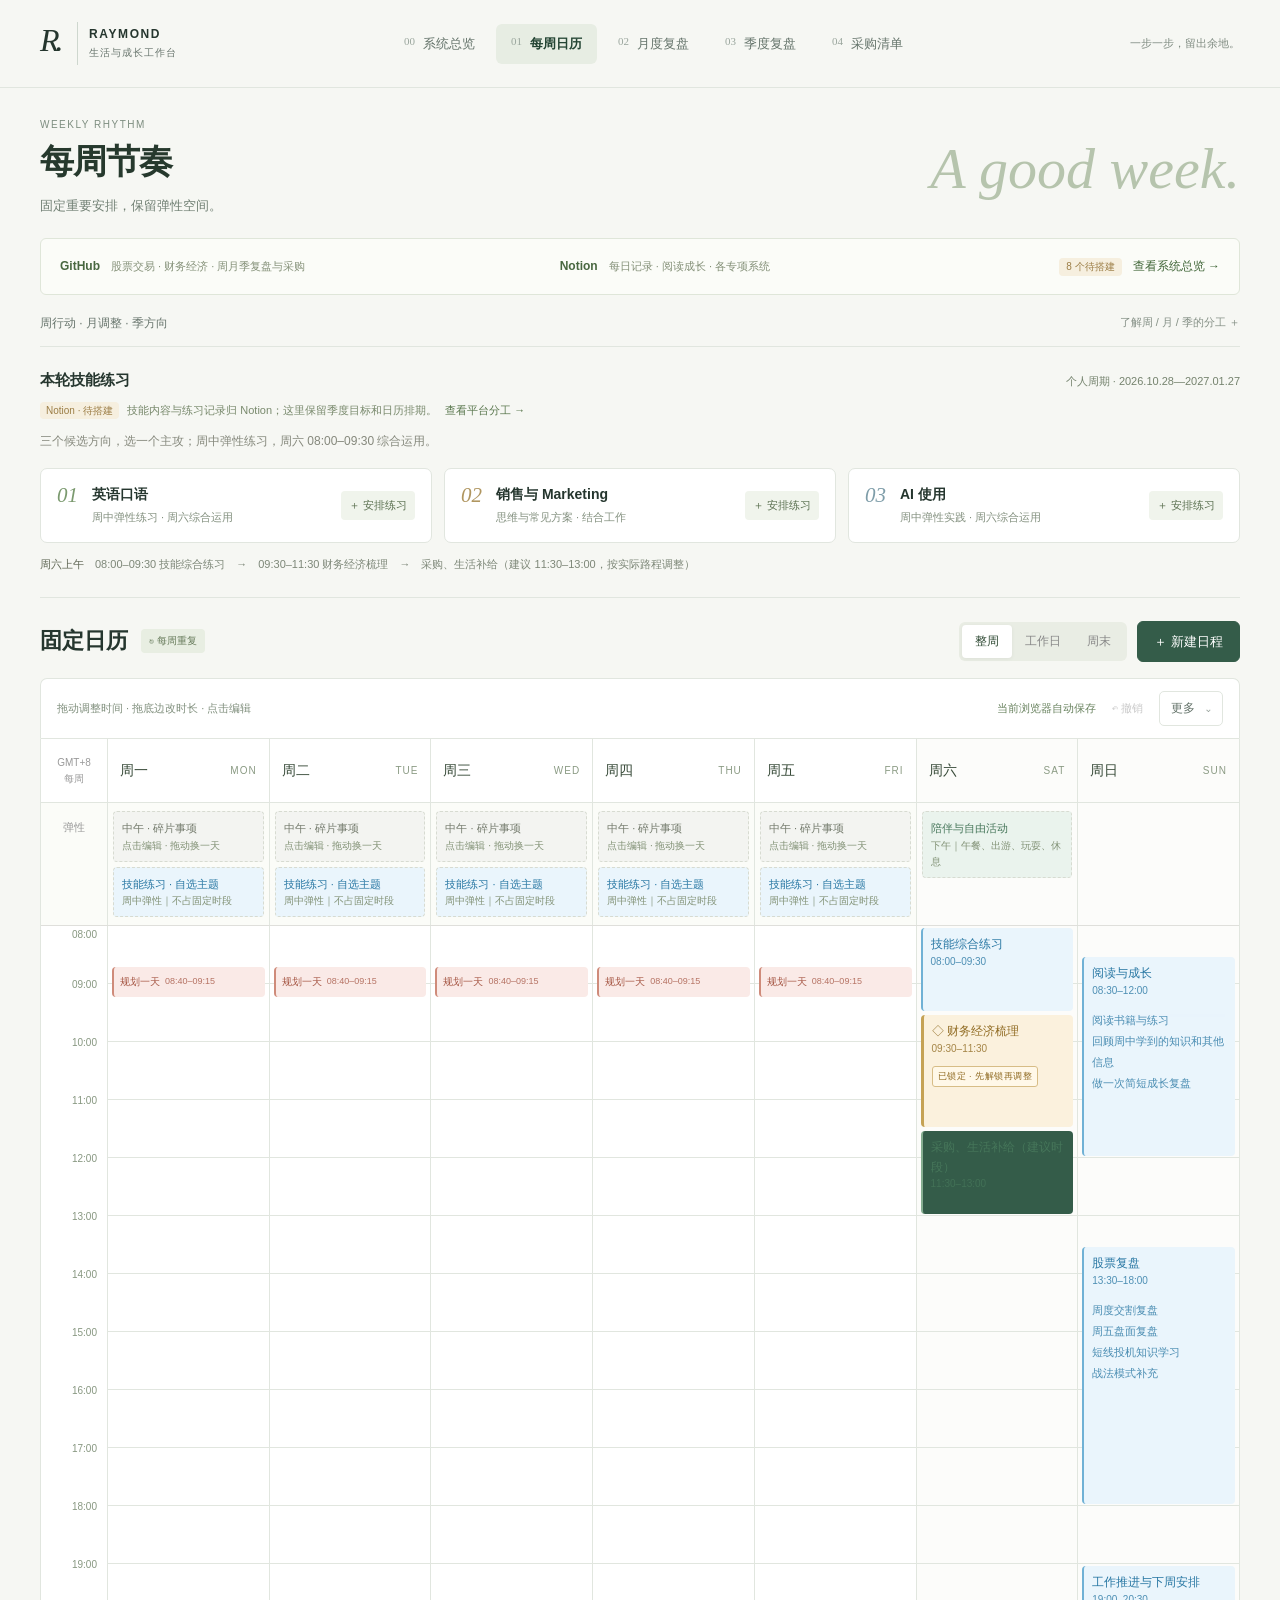
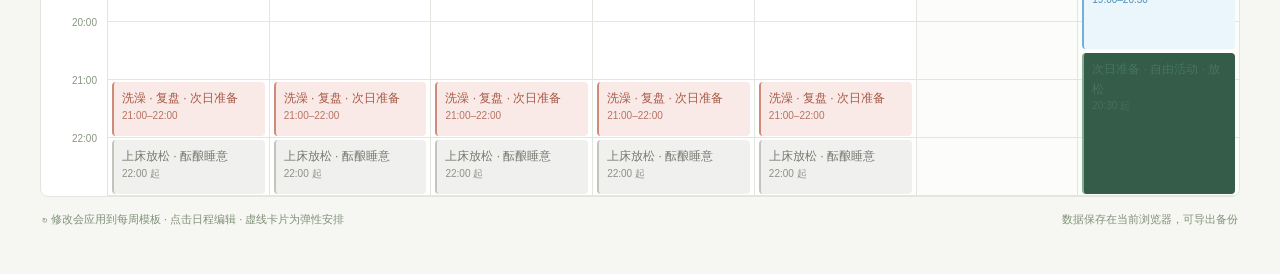
<file: docs/index.html>
<!doctype html>
<html lang="zh-CN">
<head>
<meta charset="utf-8"><meta name="viewport" content="width=device-width,initial-scale=1">
<meta name="theme-color" content="#f8f8f6"><title>每周固定日历 · Raymond</title>
<style>
:root{--ink:#292926;--muted:#898983;--line:#eaeae7;--paper:#fff;--sidebar:#f8f8f6;--hour:52px;--blue:#eaf5fc;--blue-ink:#2877a3;--green:#eaf3ed;--green-ink:#46765a;--rose:#faeae7;--rose-ink:#a65745;--gold:#fbf1dd;--gold-ink:#916c24}*{box-sizing:border-box}body{margin:0;color:var(--ink);background:var(--paper);font-family:"Segoe UI","Microsoft YaHei",sans-serif;font-size:14px}button{font:inherit;cursor:pointer;color:inherit}button:focus-visible{outline:3px solid #6fa3c2;outline-offset:3px}button{touch-action:manipulation}.app{display:flex;min-height:100vh}.sidebar{width:216px;flex-shrink:0;background:var(--sidebar);border-right:1px solid var(--line);padding:25px 20px;display:flex;flex-direction:column;position:sticky;top:0;height:100vh}.brand{display:flex;align-items:center;gap:10px;font-size:16px;font-weight:650;letter-spacing:-.3px}.logo{border:1.5px solid #333;border-radius:5px;height:29px;width:29px;display:grid;place-items:center;font:600 21px Georgia,serif;box-shadow:2px 2px 0 #333}.owner{margin:11px 0 33px 39px;color:var(--muted);font-size:11px;letter-spacing:1px}.nav{border:0;border-radius:6px;background:#eaeae7;text-align:left;padding:11px 12px;font-weight:600;display:flex;justify-content:space-between}.nav span{color:#777;font-size:12px}.label{color:#999990;font-size:11px;letter-spacing:1.6px;margin:30px 0 13px}.weekmini{display:grid;grid-template-columns:repeat(7,1fr);text-align:center;gap:6px 0;font-size:11px;color:#999}.weekmini b{font-weight:500;color:#555;line-height:28px}.weekmini b:nth-last-child(-n+2){background:#eeeae1;border-radius:4px}.legend{display:grid;gap:15px;font-size:12px;color:#666}.legend div{display:flex;align-items:center;gap:9px}.dot{width:8px;height:8px;border-radius:2px;background:var(--dot)}.fixed-note{border-top:1px solid #deded8;margin-top:auto;padding-top:19px;line-height:1.9;color:#777;font-size:12px}.fixed-note strong{display:block;color:#444;font-weight:600;margin-bottom:5px}.main{min-width:0;flex:1}.topbar{padding:26px 30px 23px;display:flex;align-items:center;justify-content:space-between;gap:20px}.eyebrow{font-size:10px;letter-spacing:2px;color:var(--muted);margin-bottom:7px}.title{display:flex;align-items:center;gap:13px}h1{font-size:26px;letter-spacing:-1px;margin:0;font-weight:650}.pill{font-size:10px;color:#73756b;border:1px solid #dedfd8;padding:4px 7px;border-radius:4px;white-space:nowrap}.subtitle{color:var(--muted);font-size:12px;margin-top:9px}.actions{display:flex;align-items:center;gap:12px}.tabs{display:flex;background:#f5f5f2;border-radius:6px;padding:3px}.tabs button{padding:7px 12px;background:none;border:0;border-radius:4px;color:#888;font-size:12px;white-space:nowrap}.tabs button[aria-pressed="true"]{background:#fff;color:#333;box-shadow:0 1px 4px #0000000e}.print{border:1px solid #dddeda;background:#fff;padding:8px 11px;border-radius:5px;font-size:12px;white-space:nowrap}.calendar-scroll{overflow:auto;border-top:1px solid var(--line)}.calendar{min-width:960px;--cols:7}.head,.flex-row,.grid{display:grid;grid-template-columns:66px repeat(var(--cols),minmax(0,1fr))}.head{height:64px;background:#fff;border-bottom:1px solid var(--line)}.tz{color:#999;font-size:10px;text-align:center;align-self:center;line-height:1.6}.day-head{border-left:1px solid var(--line);padding:13px 12px;display:flex;justify-content:space-between;align-items:center}.day-head strong{font-size:15px;font-weight:550;white-space:nowrap}.day-head small{font-size:10px;color:#aaa;letter-spacing:1px}.weekend{background:#fcfcfa}.flex-row{min-height:84px;border-bottom:1px solid #dfdfdb}.flex-label{font-size:11px;color:#999;text-align:center;padding-top:17px}.flex-cell{padding:8px 5px;border-left:1px solid var(--line);display:flex;flex-direction:column;gap:4px}.flex-event{display:block;width:100%;background:#f3f4f1;color:#737a6c;border:1px dashed #d7dbd1;border-radius:4px;padding:6px 7px;font-size:11px;text-align:left;line-height:1.5}.flex-event small{display:block;color:#979b90;font-size:10px}.flex-event.sat{background:var(--green);border-color:#cfdfd1;color:var(--green-ink)}.flex-empty{color:#b0b0a9;font-size:10px;padding:9px 6px}.grid{position:relative;height:calc(var(--hour)*15)}.times{position:relative}.time{position:absolute;right:10px;transform:translateY(-50%);color:#999;font-size:10px;font-variant-numeric:tabular-nums}.time:first-child{transform:translateY(3px)}.day{position:relative;border-left:1px solid var(--line);background-image:linear-gradient(to bottom,transparent calc(var(--hour) - 1px),var(--line) calc(var(--hour) - 1px));background-size:100% var(--hour)}.event{display:flex;flex-direction:column;align-items:flex-start;justify-content:flex-start;position:absolute;left:4px;right:4px;border:0;border-left:3px solid var(--accent);border-radius:5px;background:var(--bg);color:var(--fg);padding:7px 7px;text-align:left;overflow:hidden;transition:filter .15s,box-shadow .15s;line-height:1.45}.event:hover{filter:brightness(.98);box-shadow:0 2px 7px #00000010;z-index:2}.event strong{font-size:11px;font-weight:600;display:block}.event .clock{font-size:10px;font-variant-numeric:tabular-nums;opacity:.8}.event .desc{font-size:10px;opacity:.82;margin-top:9px;line-height:1.8}.event.compact{flex-direction:row;padding:3px 6px;display:flex;align-items:center;gap:5px;flex-wrap:wrap;align-content:center}.event.compact strong{font-size:10px}.event.compact .clock{font-size:9px}.event.blue{--bg:var(--blue);--fg:var(--blue-ink);--accent:#70b1d5}.event.rose{--bg:var(--rose);--fg:var(--rose-ink);--accent:#cf8b7a}.event.gold{--bg:var(--gold);--fg:var(--gold-ink);--accent:#c5a254}.event.green{--bg:var(--green);--fg:var(--green-ink);--accent:#85ad90}.event.grey{--bg:#f0f0ee;--fg:#77796f;--accent:#c3c5bc}.lock{display:inline-block;font-size:9px;letter-spacing:.5px;border:1px solid #d7bd86;background:#fff8e8;padding:2px 4px;margin-top:10px;border-radius:3px}.open-time{position:absolute;left:10px;right:10px;top:33%;text-align:center;color:#c4c4bd;font-size:10px;letter-spacing:1px;pointer-events:none}.foot{padding:15px 27px;color:#999;font-size:11px;display:flex;justify-content:space-between;gap:15px;border-top:1px solid var(--line)}dialog{border:1px solid #e2e2db;box-shadow:0 20px 70px #0002;border-radius:12px;max-width:440px;width:calc(100% - 32px);padding:30px;color:var(--ink)}dialog::backdrop{background:#1c241b44;backdrop-filter:blur(2px)}.close{position:absolute;right:13px;top:10px;background:none;border:0;font-size:24px;color:#999}dialog h2{font-size:21px;margin:12px 0;line-height:1.5}dialog p{color:#777;line-height:1.9;font-size:13px}.detail-time{font-size:12px;color:#777}.detail-rule{background:#f7f6f0;border-radius:6px;padding:12px 14px;font-size:12px;color:#84734d;line-height:1.8}.detail-list{padding-left:20px;line-height:2.2;font-size:13px}.no-print{display:block}@media(min-width:1650px){:root{--hour:58px}.event strong{font-size:13px}.event .desc{font-size:12px}.event .clock{font-size:11px}}@media(max-width:1100px){.sidebar{width:180px;padding:23px 15px}.topbar{padding:22px 20px;align-items:flex-start;flex-direction:column;gap:16px}.actions{width:100%;justify-content:space-between}}@media(max-width:700px){.sidebar{display:none}.topbar{padding:21px 18px}.subtitle{font-size:11px}h1{font-size:25px}.calendar[data-view="weekend"]{min-width:440px}.calendar[data-view="weekday"]{min-width:760px}.foot{padding:14px 18px;line-height:1.8;flex-direction:column;gap:2px}.print{padding:8px}.day-head{padding:12px 8px}.day-head small{display:none}}@media print{@page{size:A3 landscape;margin:10mm}:root{--hour:42px}.sidebar,.actions,.subtitle,.foot,dialog{display:none!important}.topbar{padding:0 0 16px}.calendar-scroll{overflow:visible}.calendar{min-width:0!important}.event{print-color-adjust:exact;-webkit-print-color-adjust:exact}.app{display:block}.grid{break-inside:avoid}.event .desc{font-size:9px}.head{height:40px}.flex-row{min-height:65px}}
</style>
<link rel="stylesheet" href="editor.css?v=20261028-ux1"><link rel="stylesheet" href="quarter.css?v=20261028-ux1"><link rel="stylesheet" href="review-framework.css?v=20261028-ux1"><link rel="stylesheet" href="site-ui.css?v=20261028-ux1"><link rel="stylesheet" href="systems.css?v=20261028-platform1"></head>
<body data-page="weekly">
<div class="app">
<aside class="sidebar"><div class="brand"><span class="logo">R</span>Raymond 的日历</div><div class="owner">A WEEK, WELL SPENT.</div><div class="nav">每周固定模板 <span>↻</span></div><a class="shopping-link" href="shopping.html">每周采购清单 ↗</a><div class="label">WEEKLY RHYTHM</div><div class="weekmini"><span>一</span><span>二</span><span>三</span><span>四</span><span>五</span><span>六</span><span>日</span><b>01</b><b>02</b><b>03</b><b>04</b><b>05</b><b>06</b><b>07</b></div><div class="label">我的时间</div><div class="legend"><div><i class="dot" style="--dot:#cf8b7a"></i>规划与每日收尾</div><div><i class="dot" style="--dot:#c5a254"></i>经济财务 · 固定保留</div><div><i class="dot" style="--dot:#70b1d5"></i>阅读、股票与工作</div><div><i class="dot" style="--dot:#85ad90"></i>陪伴与自由活动</div><div><i class="dot" style="--dot:#c3c5bc"></i>准备、放松与睡眠</div></div><div class="fixed-note"><strong>给重要的事，固定的位置。</strong>周六 08:00 技能综合练习。<br>09:30–11:30 财务复盘。<br>周日 20:30 后留给自己。<br>工作日 22:00 开始酝酿睡意。</div></aside>
<main class="main"><div class="workspace-hero"><div><div class="eyebrow">WEEKLY RHYTHM</div><h1>每周节奏</h1><p>固定重要安排，保留弹性空间。</p></div><span class="weekly-key">A good week.</span></div><section class="platform-overview" aria-label="系统平台分工"><div><strong>GitHub</strong><span>股票交易 · 财务经济 · 周月季复盘与采购</span></div><div><strong>Notion</strong><span>每日记录 · 阅读成长 · 各专项系统</span></div><a href="systems.html"><small>8 个待搭建</small>查看系统总览 →</a></section><div id="review-framework"></div><section class="skills-section" aria-labelledby="skills-heading"><div class="skills-heading"><h2 id="skills-heading">本轮技能练习</h2><span>个人周期 · 2026.10.28—2027.01.27</span></div><p class="skills-platform"><span>Notion · 待搭建</span>技能内容与练习记录归 Notion；这里保留季度目标和日历排期。<a href="systems.html">查看平台分工 →</a></p><p class="skills-intro">三个候选方向，选一个主攻；周中弹性练习，周六 08:00–09:30 综合运用。</p><div class="skill-cards"><article class="skill-card" style="--skill-color:#7b9a6f"><span class="skill-number">01</span><h3>英语口语</h3><p>周中弹性练习 · 周六综合运用</p><button data-skill="英语口语">＋ 安排练习</button></article><article class="skill-card" style="--skill-color:#b09660"><span class="skill-number">02</span><h3>销售与 Marketing</h3><p>思维与常见方案 · 结合工作</p><button data-skill="销售和 Marketing">＋ 安排练习</button></article><article class="skill-card" style="--skill-color:#7e9da9"><span class="skill-number">03</span><h3>AI 使用</h3><p>周中弹性实践 · 周六综合运用</p><button data-skill="AI 使用">＋ 安排练习</button></article></div><div class="saturday-flow"><strong>周六上午</strong>　08:00–09:30 技能综合练习　→　09:30–11:30 财务经济梳理　→　采购、生活补给（建议 11:30–13:00，按实际路程调整）</div></section><header class="topbar"><div><div class="eyebrow">MY WEEKLY CALENDAR</div><div class="title"><h2>固定日历</h2><span class="pill">↻ 每周重复</span></div><div class="subtitle">把节奏固定下来，把空白留给生活。</div></div><div class="actions"><div class="tabs" aria-label="日历视图"><button data-view="all" aria-pressed="true">整周</button><button data-view="weekday" aria-pressed="false">工作日</button><button data-view="weekend" aria-pressed="false">周末</button></div><button class="primary" id="add-event">＋ 新建日程</button></div></header>
<div class="edit-toolbar"><span>拖动调整时间 · 拖底边改时长 · 点击编辑</span><div><span id="save-status" role="status">当前浏览器自动保存</span><button id="undo" disabled>↶ 撤销</button><div data-utility="更多"><button id="backup">导出备份</button><button id="import">导入备份</button><button class="print" id="print">打印 / 存为 PDF</button></div><input id="import-file" type="file" accept="application/json,.json" hidden></div></div><div class="calendar-scroll"><div class="calendar" id="calendar" data-view="all" aria-label="每周固定日历"></div></div><footer class="foot"><span>↻ 修改会应用到每周模板 · 点击日程编辑 · 虚线卡片为弹性安排</span><span>数据保存在当前浏览器，可导出备份</span></footer></main></div>

<script type="module" src="app.js?v=20261028-ux1"></script><script type="module" src="review-framework.js?v=20261028-ux1"></script><script type="module" src="site-ui.js?v=20261028-platform1"></script></body></html>
</file>
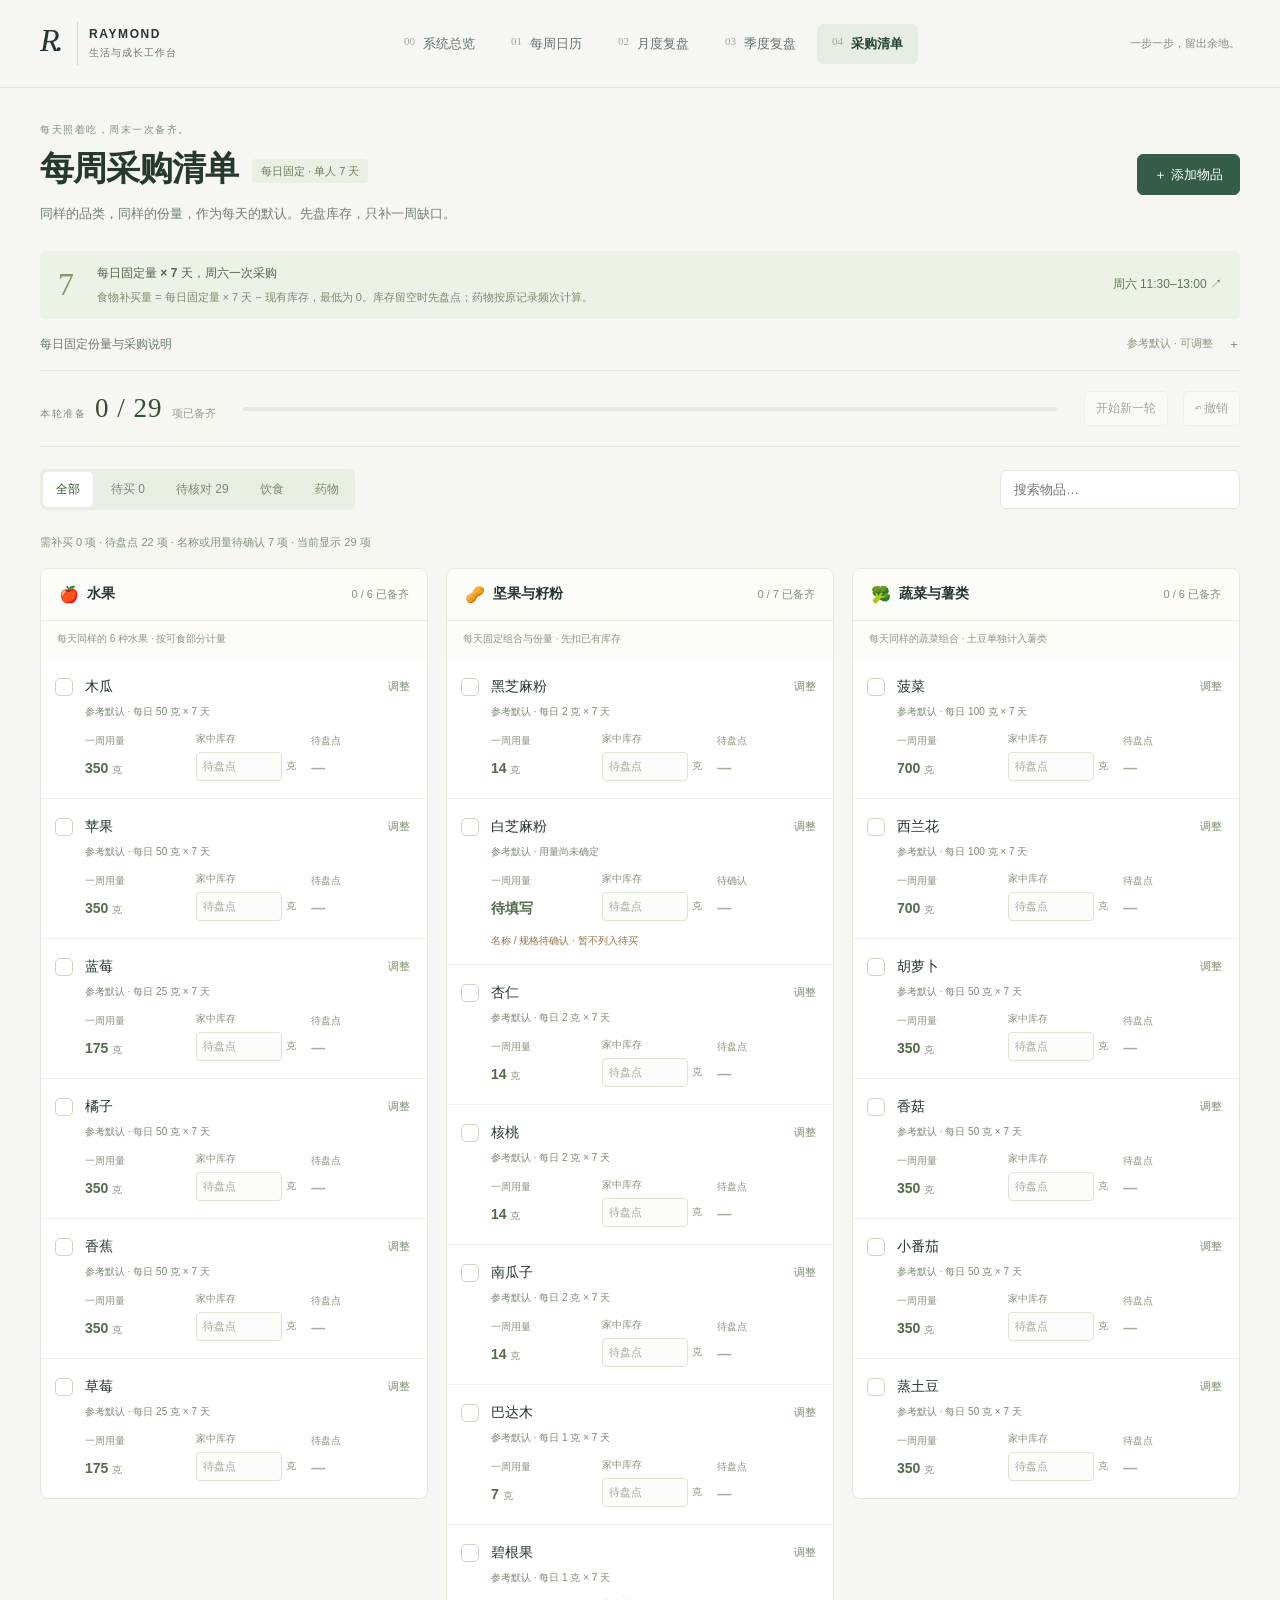
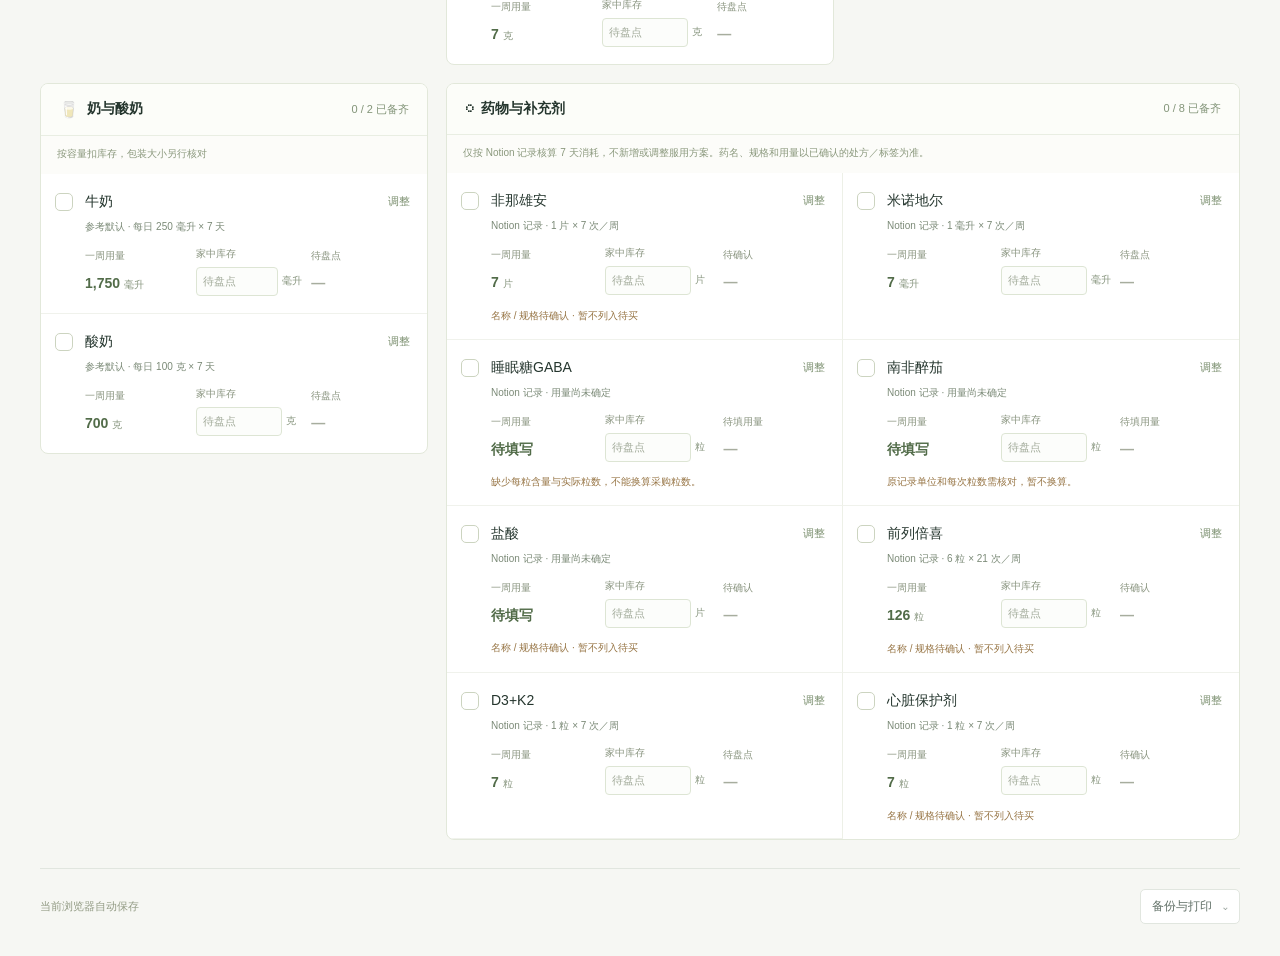
<file: docs/shopping.html>
<!doctype html>
<html lang="zh-CN"><head><meta charset="utf-8"><meta name="viewport" content="width=device-width, initial-scale=1"><meta name="theme-color" content="#f6f7f2"><title>每周采购清单 · Raymond</title><link rel="stylesheet" href="shopping.css?v=20261028-daily1"><link rel="stylesheet" href="site-ui.css?v=20261028-ux1"><link rel="stylesheet" href="shopping-quantities.css?v=20261028-daily1"></head>
<body data-page="shopping"><div class="page">
<header><div><div class="eyebrow">每天照着吃，周末一次备齐。</div><h1>每周采购清单<span>每日固定 · 单人 7 天</span></h1><p>同样的品类，同样的份量，作为每天的默认。先盘库存，只补一周缺口。</p></div><button class="primary" id="add">＋ 添加物品</button></header>
<div class="shopping-plan"><span class="plan-icon">7</span><div><strong>每日固定量 × 7 天，周六一次采购</strong><p>食物补买量 = 每日固定量 × 7 天 − 现有库存，最低为 0。库存留空时先盘点；药物按原记录频次计算。</p></div><a href="index.html">周六 11:30–13:00 ↗</a></div>
<details class="quantity-guide"><summary>每日固定份量与采购说明 <span>参考默认 · 可调整</span></summary><div>
<p>品类来自你提供的 <a href="https://www.notion.so/4077af2f574e807c8099c5101667d3fb" target="_blank" rel="noopener noreferrer">Notion 清单</a>（核对日期：2026-10-28）。食材库未填写份量；饮食数量是你同意采用的单人一周草案，并非 Notion 已有数值。</p>
<p><strong>每日固定组合：</strong>木瓜 50 克、苹果 50 克、蓝莓 25 克、橘子 50 克、香蕉 50 克、草莓 25 克，共 250 克水果；菠菜 100 克、西兰花 100 克、胡萝卜 50 克、鲜香菇 50 克、小番茄 50 克，共 350 克蔬菜；土豆另计 50 克。</p>
<p><strong>每日其他补给：</strong>黑芝麻粉 2 克、杏仁 2 克、核桃 2 克、南瓜子仁 2 克、巴旦木仁 1 克、碧根果仁 1 克，共 10 克；牛奶 250 毫升、酸奶 100 克。白芝麻粉／白杂粮粉因名称不一致，确认后再补每日固定量。干燥坚果可一次称好一周份量，分成 7 份，减少每天称量。</p>
<p>一周默认总量：水果 1.75 千克，蔬菜 2.45 千克，土豆 350 克，坚果与黑芝麻粉 70 克，牛奶 1.75 升，酸奶 700 克。以上是初始参考默认；调整每日量后，各项周用量和补买量会随之重算。</p>
<p>份量参考中国营养学会的 <a href="https://dg.cnsoc.org/article/04/70JvPbFmTlyZbjoO67LeRg.html" target="_blank" rel="noopener noreferrer">蔬果与奶类建议</a>及 <a href="https://dg.cnsoc.org/article/04/RMAbPdrjQ6CGWTwmo62hQg.html" target="_blank" rel="noopener noreferrer">膳食宝塔说明</a>。这里只规划清单中的补给，不代表完整的三餐菜单。</p>
<p>食材克数按可食部分估算，实际购买时按大小、可食率和包装核对。不自动向上凑整盒、不额外加储备量；小份商品买不到时，先替换品种或调整本周计划。库存只填本周能使用的剩余量。名称有分歧或药物用量不完整的项目先列为待确认。</p>
<p>开始新一轮时保留用量设置，清除旧库存和勾选，避免重复抵扣上周已经用掉的存货。</p></div></details>
<div class="overview"><div><span class="eyebrow">本轮准备</span><strong id="progress-text">0 / 29</strong><span id="progress-sub">项已备齐</span></div><div class="progress-track"><div id="progress-fill"></div></div><button id="reset">开始新一轮</button><button id="undo" disabled>↶ 撤销</button></div>
<div class="controls"><div class="filters" aria-label="物品筛选"><button data-filter="all" aria-pressed="true">全部</button><button data-filter="pending" aria-pressed="false">待买</button><button data-filter="check" aria-pressed="false">待核对</button><button data-filter="food" aria-pressed="false">饮食</button><button data-filter="medicine" aria-pressed="false">药物</button></div><input id="search" type="search" aria-label="搜索物品" placeholder="搜索物品…"></div>
<p class="shopping-note" id="shopping-results" role="status"></p><main id="groups" aria-label="采购清单"></main><p id="empty" hidden>没有符合条件的物品。</p>
<footer><span id="save-status" role="status">当前浏览器自动保存</span><div data-utility="备份与打印"><button id="export">导出备份</button><button id="import">导入备份</button><input type="file" id="import-file" accept="application/json,.json" hidden><button id="print">打印清单</button></div></footer></div>
<dialog id="item-dialog"><button class="close" aria-label="关闭编辑">×</button><h2 id="dialog-title">调整用量与库存</h2><form id="item-form">
<div class="form-row"><label>物品名称<input id="item-name" required maxlength="100"></label><label>分类<select id="item-group"><option value="fruit">水果</option><option value="nuts">坚果与籽粉</option><option value="vegetables">蔬菜与薯类</option><option value="dairy">奶与酸奶</option><option value="medicine">药物与补充剂</option></select></label></div>
<p id="item-basis" class="source-note"></p>
<div class="form-row"><label><span id="amount-label">每日固定量</span><input id="item-amount" type="number" min="0" max="10000000" step="any" inputmode="decimal" placeholder="待填写"></label><label>单位<select id="item-unit"><option>克</option><option>毫升</option><option>个</option><option>根</option><option>盒</option><option>袋</option><option>片</option><option>粒</option><option>份</option></select></label></div>
<div class="form-row"><label><span id="times-label">本周天数（默认 7 天）</span><input id="item-times" type="number" min="0" max="100" step="any" inputmode="decimal" placeholder="7"></label><label>现有库存（<span id="stock-unit">克</span>）<input id="item-stock" type="number" min="0" max="10000000" step="any" inputmode="decimal" placeholder="先盘点，无库存填 0"></label></div>
<p id="calc-preview" role="status"></p>
<label>采购备注<input id="item-quantity" maxlength="1000" placeholder="包装、替代品等；不参与数量计算"></label><label>其他备注<textarea id="item-note" rows="2" maxlength="5000" placeholder="需要留意的信息"></textarea></label>
<label class="check-label"><input id="item-confirm" type="checkbox">名称 / 规格待确认（暂不列入待买）</label><p id="form-error" role="alert"></p><div class="form-bottom"><button type="button" class="danger" id="delete">删除物品</button><div><button type="button" id="cancel">取消</button><button class="primary" type="submit">保存</button></div></div>
</form></dialog><div class="toast" id="toast" role="status"></div><script type="module" src="shopping.js?v=20261028-daily1"></script><script type="module" src="site-ui.js?v=20261028-platform1"></script></body></html>
</file>
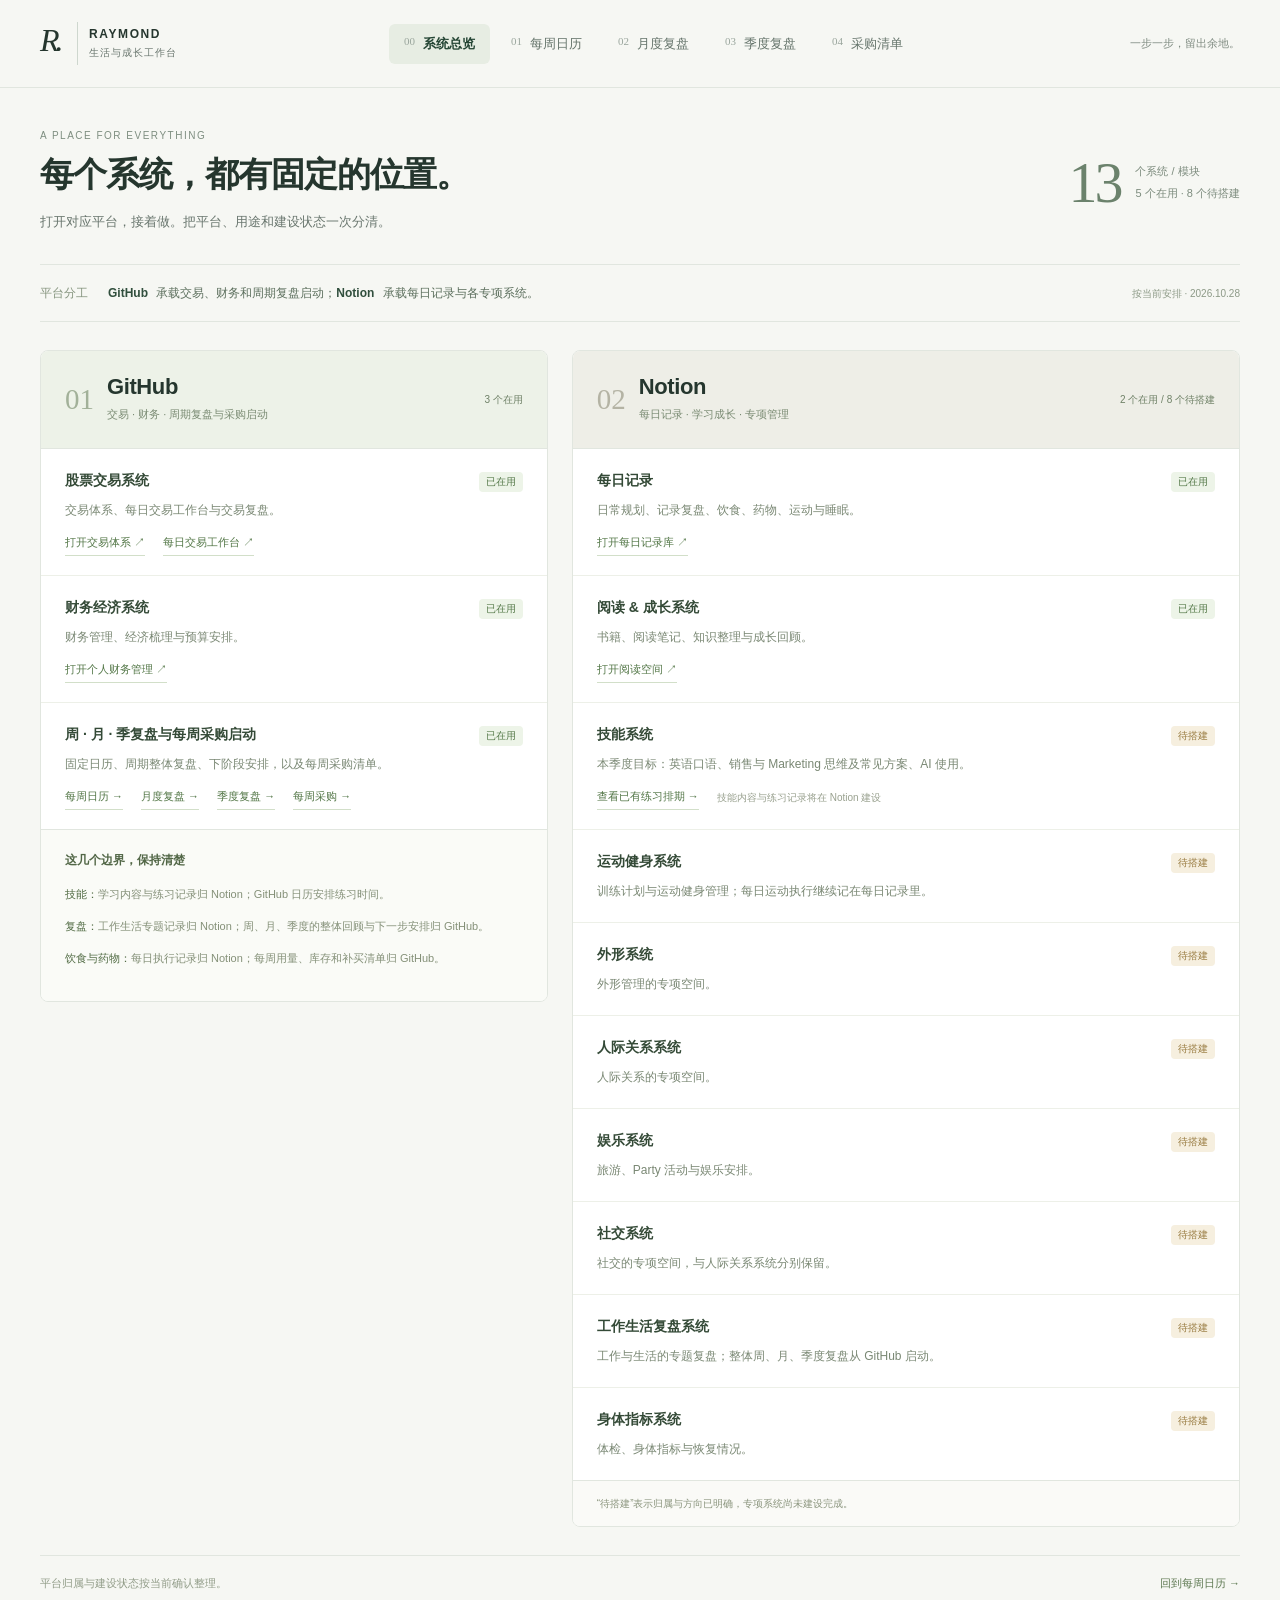
<file: docs/systems.html>
<!doctype html>
<html lang="zh-CN">
<head><meta charset="utf-8"><meta name="viewport" content="width=device-width,initial-scale=1"><meta name="theme-color" content="#f6f7f3"><title>系统总览 · Raymond</title><link rel="stylesheet" href="site-ui.css?v=20261028-platform1"><link rel="stylesheet" href="systems.css?v=20261028-platform1"></head>
<body data-page="systems"><main class="main systems-main">
<header class="systems-hero"><div><div class="eyebrow">A PLACE FOR EVERYTHING</div><h1>每个系统，都有固定的位置。</h1><p>打开对应平台，接着做。把平台、用途和建设状态一次分清。</p></div><div class="system-count"><strong>13</strong><span>个系统 / 模块<br>5 个在用 · 8 个待搭建</span></div></header>
<div class="platform-principle"><span>平台分工</span><p><strong>GitHub</strong> 承载交易、财务和周期复盘启动；<strong>Notion</strong> 承载每日记录与各专项系统。</p><span class="updated">按当前安排 · 2026.10.28</span></div>
<div class="platform-columns">
<section class="platform-panel github-panel" aria-labelledby="github-title">
<header class="platform-heading"><span class="platform-number">01</span><div><h2 id="github-title">GitHub</h2><p>交易 · 财务 · 周期复盘与采购启动</p></div><span class="platform-total">3 个在用</span></header>
<div class="system-list">
<article class="system-row" data-state="active"><div class="system-name"><h3>股票交易系统</h3><span class="system-state active">已在用</span></div><p>交易体系、每日交易工作台与交易复盘。</p><div class="system-links"><a href="https://travelstocks.github.io/MESSI-10-Trading-System/" target="_blank" rel="noopener noreferrer">打开交易体系 ↗</a><a href="https://travelstocks.github.io/daily-trading-workbench/" target="_blank" rel="noopener noreferrer">每日交易工作台 ↗</a></div></article>
<article class="system-row" data-state="active"><div class="system-name"><h3>财务经济系统</h3><span class="system-state active">已在用</span></div><p>财务管理、经济梳理与预算安排。</p><div class="system-links"><a href="https://travelstocks.github.io/Personal-Finance-Management/" target="_blank" rel="noopener noreferrer">打开个人财务管理 ↗</a></div></article>
<article class="system-row" data-state="active"><div class="system-name"><h3>周 · 月 · 季复盘与每周采购启动</h3><span class="system-state active">已在用</span></div><p>固定日历、周期整体复盘、下阶段安排，以及每周采购清单。</p><div class="system-links"><a href="index.html">每周日历 →</a><a href="monthly.html">月度复盘 →</a><a href="quarterly.html">季度复盘 →</a><a href="shopping.html">每周采购 →</a></div></article>
</div>
<div class="platform-boundary"><h3>这几个边界，保持清楚</h3><p><strong>技能：</strong>学习内容与练习记录归 Notion；GitHub 日历安排练习时间。</p><p><strong>复盘：</strong>工作生活专题记录归 Notion；周、月、季度的整体回顾与下一步安排归 GitHub。</p><p><strong>饮食与药物：</strong>每日执行记录归 Notion；每周用量、库存和补买清单归 GitHub。</p></div>
</section>
<section class="platform-panel notion-panel" aria-labelledby="notion-title">
<header class="platform-heading"><span class="platform-number">02</span><div><h2 id="notion-title">Notion</h2><p>每日记录 · 学习成长 · 专项管理</p></div><span class="platform-total">2 个在用 / 8 个待搭建</span></header>
<div class="system-list">
<article class="system-row" data-state="active"><div class="system-name"><h3>每日记录</h3><span class="system-state active">已在用</span></div><p>日常规划、记录复盘、饮食、药物、运动与睡眠。</p><div class="system-links"><a href="https://www.notion.so/14cbe4b1704547ac8c558e64d1fa7d49" target="_blank" rel="noopener noreferrer">打开每日记录库 ↗</a></div></article>
<article class="system-row" data-state="active"><div class="system-name"><h3>阅读 &amp; 成长系统</h3><span class="system-state active">已在用</span></div><p>书籍、阅读笔记、知识整理与成长回顾。</p><div class="system-links"><a href="https://www.notion.so/2307af2f574e80fba134daab91719232" target="_blank" rel="noopener noreferrer">打开阅读空间 ↗</a></div></article>
<article class="system-row" data-state="pending"><div class="system-name"><h3>技能系统</h3><span class="system-state pending">待搭建</span></div><p>本季度目标：英语口语、销售与 Marketing 思维及常见方案、AI 使用。</p><div class="system-links"><a href="index.html#skills-heading">查看已有练习排期 →</a><span>技能内容与练习记录将在 Notion 建设</span></div></article>
<article class="system-row" data-state="pending"><div class="system-name"><h3>运动健身系统</h3><span class="system-state pending">待搭建</span></div><p>训练计划与运动健身管理；每日运动执行继续记在每日记录里。</p></article>
<article class="system-row" data-state="pending"><div class="system-name"><h3>外形系统</h3><span class="system-state pending">待搭建</span></div><p>外形管理的专项空间。</p></article>
<article class="system-row" data-state="pending"><div class="system-name"><h3>人际关系系统</h3><span class="system-state pending">待搭建</span></div><p>人际关系的专项空间。</p></article>
<article class="system-row" data-state="pending"><div class="system-name"><h3>娱乐系统</h3><span class="system-state pending">待搭建</span></div><p>旅游、Party 活动与娱乐安排。</p></article>
<article class="system-row" data-state="pending"><div class="system-name"><h3>社交系统</h3><span class="system-state pending">待搭建</span></div><p>社交的专项空间，与人际关系系统分别保留。</p></article>
<article class="system-row" data-state="pending"><div class="system-name"><h3>工作生活复盘系统</h3><span class="system-state pending">待搭建</span></div><p>工作与生活的专题复盘；整体周、月、季度复盘从 GitHub 启动。</p></article>
<article class="system-row" data-state="pending"><div class="system-name"><h3>身体指标系统</h3><span class="system-state pending">待搭建</span></div><p>体检、身体指标与恢复情况。</p></article>
</div><p class="platform-footnote">“待搭建”表示归属与方向已明确，专项系统尚未建设完成。</p>
</section>
</div><footer class="systems-footer"><span>平台归属与建设状态按当前确认整理。</span><a href="index.html">回到每周日历 →</a></footer>
</main><script type="module" src="site-ui.js?v=20261028-platform1"></script></body></html>
</file>
<file: docs/editor.css>
.primary{border:1px solid #333;background:#353631;color:white;border-radius:5px;padding:8px 12px;font-size:12px;white-space:nowrap}.actions{flex-wrap:wrap;gap:8px}.edit-toolbar{display:flex;justify-content:space-between;gap:10px;padding:10px 28px;background:#fafaf8;border-top:1px solid var(--line);font-size:11px;color:#888;align-items:center}.edit-toolbar>div{display:flex;align-items:center;gap:12px;flex-wrap:wrap}.edit-toolbar button{border:0;background:none;font-size:11px;padding:4px;color:#666}.edit-toolbar button:disabled{opacity:.35;cursor:default}.day{touch-action:pan-y;cursor:crosshair}.event,.flex-event{cursor:grab;touch-action:none;user-select:none}.event.locked,.flex-event.locked{cursor:pointer}.event{min-height:12px}.event .desc{pointer-events:none}.resize-handle{position:absolute;bottom:0;height:9px;left:0;right:0;cursor:ns-resize;opacity:0;background:linear-gradient(transparent,#0000000b)}.resize-handle:after{content:'';display:block;width:20px;height:2px;border-radius:2px;background:currentColor;margin:4px auto}.event:hover .resize-handle,.event:focus-visible .resize-handle{opacity:.7}.drag-source{opacity:.25}.drag-preview{position:fixed;pointer-events:none;border:1px solid #5d96b5;background:#e9f4fbe8;color:#357493;border-radius:5px;padding:7px;z-index:100;box-shadow:0 4px 16px #0002;font-size:11px;overflow:hidden;min-height:18px}.drag-preview strong{display:block}.drag-preview.invalid{border-color:#c05e4b;background:#fae7e3}.flex-cell{min-height:80px}.day-head small{pointer-events:none}.editor{max-width:480px;max-height:90vh;overflow:auto;padding:26px}.editor h2{font-size:19px;margin:3px 0 6px}.form-note{font-size:11px;color:#92928b;margin-bottom:18px;line-height:1.8}.form-field{display:block;margin:12px 0;color:#666;font-size:12px}.form-field input,.form-field textarea,.form-field select{display:block;margin-top:6px;border:1px solid #ddded6;border-radius:5px;padding:9px 10px;font:inherit;width:100%;background:white;color:#333}.form-field textarea{resize:vertical;min-height:65px}.form-field input:focus,.form-field textarea:focus,.form-field select:focus{outline:2px solid #9ab8ca;outline-offset:1px}.form-field input:disabled,.form-field textarea:disabled,.form-field select:disabled{background:#f4f4f1;color:#8a8a83}.form-row{display:flex;gap:12px}.form-row>*{flex:1;min-width:0}.check-field{display:flex;align-items:center;gap:7px;font-size:12px;color:#666;margin:13px 0}.check-field input{accent-color:#507b67}.lock-field{padding:10px 12px;background:#fbf3e3;border-radius:5px;color:#927035}.form-bottom{display:flex;justify-content:space-between;align-items:center;gap:8px;margin-top:20px}.form-bottom>div{display:flex;gap:8px}.secondary,.danger{border:1px solid #ddd;background:white;padding:8px 12px;border-radius:5px;font-size:12px}.danger{border-color:#e8cfca;color:#b25f4d}.danger:disabled{opacity:.4;cursor:default}.form-error{color:#b44b3d;font-size:12px;line-height:1.7;margin:10px 0}.form-error:empty{display:none}.toast{position:fixed;bottom:24px;left:50%;transform:translateX(-50%);z-index:1100;background:#333b33;color:white;border-radius:7px;padding:11px 18px;font-size:12px;box-shadow:0 4px 20px #0002;max-width:90vw;line-height:1.6}.toast:empty{display:none}.dragging{cursor:grabbing!important;user-select:none}.inline-lock{font-size:9px;opacity:.8}.flex-event.blue{background:#eaf5fc;color:#2877a3}.flex-event.rose{background:#faeae7;color:#a65745}.flex-event.green{background:#eaf3ed;color:#46765a}.flex-event.gold{background:#fbf1dd;color:#916c24}@media(max-width:1100px){.edit-toolbar{align-items:flex-start;flex-direction:column;padding:10px 20px}.actions{justify-content:flex-start}.actions .tabs{margin-right:auto}}@media(max-width:700px){.edit-toolbar{padding:9px 18px}.edit-toolbar>div{gap:9px}.actions .print{display:none}.calendar[data-view="weekend"]{min-width:360px}.editor{padding:22px}.event .resize-handle{opacity:.5}.event strong{font-size:10px}}@media print{.edit-toolbar,.resize-handle,.toast{display:none!important}.event{cursor:default}}
[hidden]{display:none!important}
</file>
<file: docs/quarter.css>
.page-links{display:flex;gap:22px;padding:19px 30px 0;font-size:12px}.page-links a{color:#8a8b81;text-decoration:none;padding-bottom:8px;border-bottom:2px solid transparent}.page-links a.active{color:#333;border-color:#5b6b51}.skills-section{margin:23px 30px 7px;padding-bottom:24px;border-bottom:1px solid var(--line)}.skills-heading{display:flex;align-items:baseline;justify-content:space-between;gap:12px}.skills-heading h2{font-size:20px;letter-spacing:-.5px;margin:0}.skills-heading span{font-size:11px;color:#85887c}.skills-intro{font-size:12px;color:#85887c;margin:9px 0 17px}.skill-cards{display:grid;grid-template-columns:repeat(3,minmax(0,1fr));gap:12px}.skill-card{border:1px solid #e4e6df;border-top:3px solid var(--skill-color);border-radius:6px;padding:16px;background:#fdfdfa;display:flex;flex-direction:column;align-items:flex-start}.skill-number{font:italic 20px Georgia,serif;color:var(--skill-color);margin-bottom:8px}.skill-card h3{font-size:14px;line-height:1.6;margin:0 0 10px;font-weight:600}.skill-card p{font-size:11px;color:#8a8e81;margin:0 0 15px;line-height:1.8}.skill-card button{margin-top:auto;background:white;border:1px solid #dfe3d8;border-radius:4px;color:#59654d;padding:5px 8px;font-size:11px}.saturday-flow{margin-top:14px;font-size:11px;color:#858778;line-height:1.9}.saturday-flow strong{color:#606755;font-weight:500}.shopping-link{display:block;color:#69745f;text-decoration:none;font-size:12px;padding:12px;margin-top:5px}.topbar{padding-top:22px}.event-link{font-size:12px;color:#4c7864;display:inline-block;margin:0 0 12px}.event-link:hover{text-decoration:none}@media(max-width:900px){.skill-cards{grid-template-columns:1fr}.skill-card{padding:12px 15px;display:grid;grid-template-columns:28px 1fr auto;gap:0 8px;align-items:center}.skill-number{grid-row:1/3;margin:0}.skill-card h3{margin:0;font-size:13px}.skill-card p{grid-column:2;margin:3px 0 0}.skill-card button{grid-column:3;grid-row:1/3;margin:0}.skills-section{margin:20px}.page-links{padding:18px 20px 0}.skills-intro{line-height:1.8}}@media(max-width:500px){.skill-card{grid-template-columns:22px 1fr}.skill-card button{grid-column:2;grid-row:auto;justify-self:start;margin-top:8px}.skills-heading{align-items:flex-start}.skills-heading span{font-size:10px;white-space:nowrap}}@media print{.page-links,.skill-card button{display:none}.skills-section{margin:0 0 15px;padding-bottom:12px}.skill-cards{grid-template-columns:repeat(3,1fr)}.skill-card{display:block}.skill-card h3{font-size:12px}}
</file>
<file: docs/review-framework.css>
.review-map{margin:25px 30px;color:#41463b}.map-heading{display:flex;align-items:baseline;justify-content:space-between;gap:15px;margin-bottom:14px}.map-heading h2{font-size:16px;margin:0;font-weight:600}.map-heading span{font-size:10px;color:#8e9684;letter-spacing:1px}.review-map table{border-collapse:collapse;width:100%;font-size:12px;line-height:1.9;text-align:left}.review-map th,.review-map td{padding:12px 15px;border-bottom:1px solid #e8ebe2;vertical-align:top}.review-map thead th{font-size:10px;font-weight:500;color:#8d9583;background:#f7f8f4}.review-map th:first-child{width:15%;padding-left:10px;white-space:nowrap}.review-map td:nth-child(2){width:48%}.review-map a{color:inherit;text-decoration:none}.review-map a:hover{text-decoration:underline}.review-map p{font-size:10px;color:#8b947e;margin:12px 0 0}.page-links{flex-wrap:wrap;gap:12px 22px}@media(max-width:650px){.review-map{margin:20px}.review-map th,.review-map td{padding:10px 8px;font-size:11px}.map-heading span{font-size:9px}.review-map th:first-child{padding-left:3px}}@media print{.review-map{margin:15px 0}.review-map table{font-size:10px}}
</file>
<file: docs/site-ui.css>
/* Shared quiet workspace: warm paper, ink, and restrained moss accents. */
:root{--ink:#25362e;--muted:#69766e;--line:#e1e6df;--paper:#f6f7f3;--accent:#345c49;--tint:#edf2eb;--green:#345c49}body,body[data-kind=quarterly]{--ink:#25362e;--muted:#69766e;--line:#e1e6df;--accent:#345c49;--tint:#edf2eb;--paper:#f6f7f3;margin:0;background:var(--paper);color:var(--ink);font-family:"Microsoft YaHei UI","PingFang SC","Segoe UI",sans-serif;font-size:14px;-webkit-font-smoothing:antialiased}body[data-kind=quarterly]{--accent:#8b623b;--tint:#f5eee5}.site-header{height:88px;max-width:1440px;margin:auto;padding:0 40px;display:flex;align-items:center;justify-content:space-between;gap:28px;border-bottom:1px solid var(--line)}.site-brand{display:flex;align-items:center;gap:11px;text-decoration:none!important;color:var(--ink);font:600 12px "Segoe UI",sans-serif;letter-spacing:1.6px;flex-shrink:0}.site-mark{font:italic 32px Georgia,serif;letter-spacing:-4px;width:38px;height:43px;border-right:1px solid #ced7ce}.site-brand small{display:block;margin-top:5px;font-size:10px;font-weight:400;letter-spacing:1px;color:var(--muted)}.site-header .site-nav{display:flex;align-items:center;gap:6px;border:0;padding:0;margin:0;font-size:13px}.site-nav a{display:flex;gap:8px;padding:11px 15px;color:#65746b;border-radius:6px;text-decoration:none;white-space:nowrap}.site-nav a small{font:11px Georgia,serif;color:#9aa69d}.site-nav a:hover{background:#ebefe8;text-decoration:none}.site-nav a[aria-current]{background:#e7ede3;color:#244534;font-weight:600}.site-caption{font-size:11px;color:#7f8b81;white-space:nowrap}.skip-link{position:absolute;left:16px;top:-80px;z-index:2000;background:#253e2e;color:white;padding:12px}.skip-link:focus{top:12px}a{color:var(--accent)}button,input,select,textarea{font:inherit}button{transition:background .15s,border-color .15s}button:focus-visible,a:focus-visible,summary:focus-visible{outline:2px solid var(--accent);outline-offset:4px}button.primary,.primary{background:var(--accent);color:#fff;border:1px solid var(--accent);border-radius:6px;padding:10px 16px;font-size:13px;line-height:1.5;font-weight:500;box-shadow:none}button.primary:hover,.primary:hover{background:#284936;color:white;border-color:#284936}.eyebrow,.micro-label{font-size:10px;letter-spacing:1.5px;color:#7e8e80}.page-links,.review-nav,.page>nav,.sidebar{display:none!important}.main,.review-shell,.page{max-width:1360px;margin:0 auto;padding:0 40px 32px;width:100%}.app{display:block;min-height:0}.utility-menu{position:relative;display:inline-block;font-size:12px;z-index:25}.utility-menu>summary{cursor:pointer;list-style:none;padding:8px 11px;border:1px solid var(--line);border-radius:5px;color:#637269;background:#fff;white-space:nowrap}.utility-menu>summary::-webkit-details-marker{display:none}.utility-menu>summary:after{content:'⌄';padding-left:10px}.utility-menu .utility-content{position:absolute;right:0;top:100%;margin:7px 0 0;padding:9px;background:white;border:1px solid var(--line);border-radius:8px;box-shadow:0 12px 36px #25362e16;display:flex;flex-direction:column;align-items:stretch;gap:4px;min-width:170px}.utility-content button{border:0!important;background:transparent!important;color:var(--ink)!important;text-align:left;padding:10px 12px!important;font-size:12px!important;white-space:nowrap}.utility-content button:hover{background:var(--tint)!important}.utility-content label{font-size:11px;line-height:1.8}.utility-content select{max-width:220px}.framework-fold{margin:0 0 24px;border-bottom:1px solid var(--line);padding:0 0 14px;color:var(--muted);font-size:12px}.framework-fold>summary{cursor:pointer;display:flex;justify-content:space-between;gap:10px;list-style:none}.framework-fold summary:after{content:'了解周 / 月 / 季的分工 ＋';font-size:11px;color:#859086}.framework-fold[open] summary:after{content:'收起 −'}.framework-fold .review-map{margin:14px 0 0!important;border:0!important;border-radius:5px;padding:16px!important;background:#fff!important}.review-map table{font-size:12px}.review-map .map-heading{display:none}.review-map p{font-size:12px!important;line-height:1.8;color:#6b776f!important}.review-hero{padding:36px 0 23px;align-items:center}.review-hero h1,.page>header h1,.workspace-hero h1{font-size:34px;line-height:1.3;font-weight:600;letter-spacing:-1px;color:#26392d;margin:9px 0 12px}.review-hero p,.page>header p{font-size:13px;line-height:1.8;color:#718074}.hero-letter{font:italic 70px Georgia,serif;color:var(--accent);opacity:.22}.review-shell .review-map{margin:0}.period-bar{padding:14px 0;border-top:0;gap:14px}.period-picker label{font-size:12px}.period-picker input,.period-picker select{font-size:13px;padding:9px;background:#fff}.period-tools button{padding:9px 12px;font-size:12px}.period-tools #save-now{color:var(--accent);background:var(--tint);border-color:transparent}.save-line{margin:11px 0 17px;font-size:11px;color:#6e7f70}.backup-row{margin-bottom:0}.flow-dashboard{display:flex;align-items:center;justify-content:space-between;gap:24px;padding:20px 24px;background:#fff;border:1px solid var(--line);border-radius:8px;margin:0 0 24px}.flow-progress{display:grid;grid-template-columns:auto auto;gap:7px 20px;min-width:270px}.flow-progress .micro-label{grid-column:1/-1;font-size:10px}.flow-progress strong{font-size:18px;font-weight:600;line-height:1.5}.flow-progress>span:last-of-type{font-size:11px;align-self:center;color:var(--muted)}.flow-track{grid-column:1/-1;width:100%;height:3px;background:#e9eee7;margin-top:3px;border-radius:3px}.flow-track i{display:block;height:100%;background:var(--accent);transition:width .2s}.flow-cta{display:flex;align-items:center;gap:20px}.view-switch{display:flex;padding:3px;background:#f2f4ef;border-radius:6px}.view-switch button{font-size:12px;color:#788477;border:0;background:none;box-shadow:none;padding:7px 10px}.view-switch button[aria-pressed=true]{background:#fff;color:var(--ink);box-shadow:0 1px 3px #0000000a}.review-body{grid-template-columns:205px minmax(0,1fr);gap:24px}.review-aside{top:18px;max-height:90vh;overflow:auto}.review-aside .aside-title{font-size:10px;margin-top:7px;padding-left:10px}.review-aside a{font-size:12px;line-height:1.7;color:#69766d;padding:9px 10px;border-radius:5px;border-left:2px solid transparent;margin-bottom:3px}.review-aside a:hover{text-decoration:none;background:#edf1e9}.review-aside a[aria-current=step]{background:var(--tint);border-left-color:var(--accent);color:var(--accent);font-weight:600}.review-aside a[data-state="已完成"]:after{content:' ✓';color:var(--accent)}.review-aside a[data-state="已完成但待补数据"]:after{content:' ◐';color:#947344}.aside-note{font-size:11px;line-height:1.9;padding:5px 10px}.record-link{padding:10px;font-size:12px}.review-section{padding:28px;border-radius:8px;margin-bottom:20px;scroll-margin-top:20px;box-shadow:0 2px 4px #25362e03}.section-heading{gap:12px;align-items:center;flex-wrap:wrap;margin-bottom:10px}.section-number{font-size:24px;min-width:25px}.review-section h2{font-size:20px;line-height:1.6}.section-desc{margin:0 0 24px 37px;font-size:12px;color:#7c877c;line-height:1.8}.section-state{font-size:10px;margin-left:auto;padding:4px 8px;background:#f3f5f0;color:#71806f;border-radius:4px}.section-state:empty{display:none}.section-state[data-state="已完成"]{background:#eaf2e5;color:#436345}.section-state[data-state="已完成但待补数据"]{background:#fbf2dc;color:#977127}.field{font-size:12px;color:#576a5b;line-height:1.8;margin-top:18px;font-weight:500}.field input,.field textarea,.field select{background:#fcfdfa;border-color:#e1e6dd;margin-top:8px;font-size:13px;font-weight:400;line-height:1.9;border-radius:5px;padding:11px 12px;color:#314237}.field textarea{min-height:112px}.field textarea::placeholder,.field input::placeholder{color:#939d91}.field input:focus,.field textarea:focus,.field select:focus{background:#fff;border-color:#7e9e7b;outline:2px solid #d9e6d3;outline-offset:1px}.line-grid{gap:20px}.line-card{border-color:#d5e0cf;padding-left:16px}.manual-grid{gap:0 20px}.manual-note{font-size:12px;line-height:1.9;border-left-width:2px;background:var(--tint);color:#697a64;padding:12px 16px;margin:18px 0}.manual-guide{padding-top:14px;margin-top:22px}.manual-guide summary{font-size:13px;color:var(--accent)}.day-heading h2{font-size:38px;font-weight:400;line-height:1.4}.day-heading p{font-size:11px}.agenda-slot{padding:14px 10px;grid-template-columns:110px 1fr 70px;font-size:13px}.agenda-slot time{font-size:11px}.agenda-slot>span{font-size:11px}.day-agenda{margin-bottom:24px}.step-footer{display:flex;align-items:center;justify-content:space-between;gap:16px;margin-top:30px;border-top:1px solid var(--line);padding-top:20px}.step-footer>span{font-size:12px;color:var(--muted)}.step-footer button{padding:10px 15px;font-size:12px}.output ul{font-size:14px;line-height:1.9}.output h3{font-size:13px}.output{background:#eef3e9}.review-footer{margin-top:24px;padding-top:18px;font-size:11px}.entry-row{gap:10px}.entry-row input[type=text],.entry-row input[type=date]{font-size:13px;padding:11px}.add-row{font-size:12px;padding:9px 12px}.entry-row input[type=checkbox]{width:20px;height:20px}.evidence-card p,.evidence-card small{font-size:12px}.evidence-card strong{font-size:14px}.evidence-card{padding:16px}.flow-section[hidden]{display:none!important}
/* Weekly calendar */
.workspace-hero{padding:31px 0 21px;display:flex;justify-content:space-between;align-items:center;gap:20px}.workspace-hero p{font-size:13px;color:#718074;line-height:1.7;margin:0}.weekly-key{font:italic 58px Georgia,serif;color:#b6c4ad}.skills-section{margin:0 0 23px;padding:0 0 22px;border-bottom:1px solid var(--line)}.skills-heading h2{font-size:15px;letter-spacing:0}.skills-heading span{font-size:11px;color:#75836e}.skills-intro{font-size:12px;line-height:1.8;margin:7px 0 15px}.skill-card{display:grid;grid-template-columns:25px 1fr auto;gap:0 10px;padding:14px 16px;background:white;border:1px solid var(--line);border-radius:7px;border-top:1px solid var(--line);align-items:center}.skill-number{grid-row:1/3;font:italic 21px Georgia,serif;margin:0;align-self:start;color:var(--skill-color)}.skill-card h3{font-size:14px;line-height:1.6;margin:0}.skill-card p{font-size:11px;grid-column:2;margin:3px 0 0;color:#83907f}.skill-card button{font-size:11px;grid-column:3;grid-row:1/3;align-self:center;margin:0;padding:7px 8px;border:0;background:#f0f4ec;color:#5a7050}.saturday-flow{font-size:11px;line-height:1.8;color:#7d8778;margin-top:12px}.topbar{padding:0 0 16px;gap:20px;flex-direction:row;align-items:center}.topbar .eyebrow,.topbar .subtitle{display:none}.title h2{font-size:22px;margin:0;font-weight:600}.title .pill{border:0;background:#e8eee2;color:#677b5b;font-size:10px;border-radius:4px;padding:5px 8px}.actions{width:auto;gap:10px}.tabs{background:#e9ede4;padding:3px}.tabs button{font-size:12px;padding:8px 13px}.tabs button[aria-pressed=true]{background:white;color:#304b35}.edit-toolbar{padding:12px 16px;border:1px solid var(--line);border-bottom:0;border-radius:7px 7px 0 0;background:#fff;font-size:11px;color:#81907e;flex-direction:row;align-items:center}.edit-toolbar>div{gap:12px}.edit-toolbar #save-status{font-size:11px;color:#68825e}.calendar-scroll{border:1px solid var(--line);border-radius:0 0 8px 8px;background:#fff}.calendar{--hour:58px;min-width:1080px}.head{height:64px;position:relative;background:#fff}.day-head strong{font-size:14px;color:#374a38}.day-head small{font-size:10px;color:#8b9b84}.flex-row{background:#fbfcf8}.flex-event{font-size:11px;line-height:1.7;padding:7px 8px;border-radius:4px}.flex-event small{font-size:10px;line-height:1.6;color:#819175}.flex-cell{gap:5px}.event strong{font-size:12px;line-height:1.6;font-weight:500}.event .clock{font-size:10px}.event .desc{font-size:11px;line-height:1.9;margin-top:12px}.event.compact strong{font-size:10px}.event.compact .clock{font-size:9px}.event{padding:7px 8px;border-left-width:2px;border-radius:4px}.event.locked{border-left-width:3px}.lock{font-size:9px;padding:3px 5px}.time{font-size:10px;color:#879780}.foot{font-size:11px;color:#809079;padding:15px 2px;border:0}.calendar[data-view=weekend]{min-width:650px}.calendar[data-view=weekday]{min-width:850px}.editor{max-width:520px}.editor .form-field{font-size:13px}.editor .form-field input,.editor .form-field textarea,.editor .form-field select{font-size:14px;padding:11px}.editor .form-note{font-size:12px}.editor .form-bottom button{padding:10px 15px}
/* Shopping */
.page>header{padding:35px 0 25px}.page>header h1 span{font-size:11px;background:#eaf0e4;border:0;color:#6a805c;padding:5px 9px;margin-left:14px}.shopping-plan{background:#edf2e6;border:0;border-radius:6px;padding:13px 18px;gap:12px}.shopping-plan strong{font-size:12px;color:#4e6744}.shopping-plan p{font-size:11px;color:#798c6d;line-height:1.7}.shopping-plan .plan-icon{font-size:22px}.shopping-plan a{font-size:12px;color:#5c7950}.overview{padding:20px 0;gap:15px}.overview>div:first-child{gap:9px}.overview strong{font:27px Georgia,serif;color:#344e32}.overview button{padding:8px 11px;font-size:12px}.controls{margin:22px 0;gap:16px}.filters{padding:3px;background:#e9eee2;border-radius:6px}.filters button{font-size:12px;padding:8px 15px;color:#788b6c}.filters button[aria-pressed=true]{background:#fff;color:#375330;border-color:transparent}.controls input{width:240px;font-size:13px;padding:11px 13px;border-radius:6px}.shopping-note{font-size:11px;color:#839577;margin:0 0 15px}.group{box-shadow:none;border-color:#e2e8da;border-radius:8px}.group header{background:#fcfdf9;padding:16px 18px;border-bottom:1px solid #e9eee3}.group h2{font-size:14px;font-weight:600}.group h2 span{font-size:16px}.group header small{font-size:11px;color:#829478}.item{padding:14px 16px;gap:12px;min-height:66px;align-items:center}.item input[type=checkbox]{width:21px;height:21px;margin:0;border-radius:5px;align-self:flex-start;margin-top:3px}.item input:checked:after{line-height:19px;font-size:15px}.item-name{font-size:14px}.item .edit{font-size:11px;padding:6px 5px;color:#7c9070}.item .quantity{font-size:12px;margin-top:4px}.item-note{font-size:11px;line-height:1.8;color:#899780}.item .badge{font-size:10px;color:#96743d;background:#f8efdb;padding:2px 5px}.item.done{background:#fafcf7}.item.done .item-name{color:#9aa692}.group-caption{font-size:11px;padding:9px 16px;color:#8a987c}.item-count{font-weight:400}.page>footer{font-size:11px;padding-top:20px}.page>footer button{font-size:12px}.group.medicine{grid-column:span 2}dialog .form-bottom .primary{color:white}dialog label{font-size:13px}dialog input,dialog textarea,dialog select{font-size:14px!important}button:disabled{cursor:default;opacity:.4}
@media(min-width:1600px){.main{max-width:1520px}.calendar{--hour:62px}.event strong{font-size:13px}}
@media(max-width:1150px){.site-header{padding:0 26px;gap:18px}.site-caption{display:none}.main,.review-shell,.page{padding:0 26px 28px}.skill-cards{gap:10px;grid-template-columns:repeat(3,minmax(0,1fr))}.skill-card{grid-template-columns:22px 1fr;padding:13px}.skill-card button{grid-column:2;grid-row:3;justify-self:start;margin-top:9px}.topbar{flex-wrap:wrap}.review-body{grid-template-columns:180px minmax(0,1fr);gap:18px}.review-aside{display:block}.line-grid{grid-template-columns:1fr}.line-card{margin-bottom:12px}.flow-cta{gap:12px}.flow-dashboard{padding:18px}.flow-progress{min-width:230px}.flow-progress>span:last-of-type{grid-column:1/-1}}
@media(max-width:800px){.site-header{height:auto;padding:18px 22px 0;display:block}.site-brand{margin-bottom:18px}.site-header .site-nav{justify-content:space-between;gap:0;overflow:auto}.site-nav a{font-size:12px;padding:11px 10px;border-radius:5px 5px 0 0}.site-nav a small{display:none}.main,.review-shell,.page{padding:0 20px 24px}.review-hero,.workspace-hero,.page>header{padding:26px 0 22px}.review-hero h1,.workspace-hero h1,.page>header h1{font-size:28px}.hero-letter,.weekly-key{font-size:50px}.review-body{display:block}.review-aside{display:none}.flow-dashboard{flex-direction:column;align-items:stretch;gap:16px;padding:17px}.flow-progress{grid-template-columns:auto auto;min-width:0}.flow-progress>span:last-of-type{grid-column:auto;text-align:right;font-size:10px}.flow-cta{justify-content:space-between}.flow-cta>.primary{font-size:12px;padding:9px 12px}.review-section{padding:21px}.section-desc{margin-left:0}.manual-grid,.rhythm-grid{grid-template-columns:1fr}.period-bar{align-items:flex-start;flex-direction:column;gap:12px}.period-tools{width:100%;justify-content:flex-start}.period-tools>.utility-menu{margin-left:auto}.save-line{flex-direction:column;gap:4px}.skills-heading{align-items:flex-start}.skill-cards{grid-template-columns:1fr}.skill-card{grid-template-columns:25px 1fr auto;padding:12px 15px;gap:0 10px}.skill-card button{grid-column:3;grid-row:1/3;margin:0}.saturday-flow{font-size:11px}.edit-toolbar{align-items:flex-start;gap:10px;flex-direction:column}.edit-toolbar>div{width:100%;justify-content:flex-end}.edit-toolbar #save-status{margin-right:auto}.calendar{--hour:62px}.calendar[data-view=weekend]{min-width:420px}.topbar{gap:12px}.actions{width:100%;justify-content:flex-start}.actions .tabs{margin-right:auto}.framework-fold summary:after{content:'查看分工 ＋'}.framework-fold .review-map{overflow:auto}.review-map table{min-width:460px}.day-heading{align-items:flex-start;gap:8px;flex-direction:column}.day-heading h2{font-size:32px}.day-heading p{margin:0}.agenda-slot{grid-template-columns:95px 1fr 56px;gap:9px;padding:13px 4px}.agenda-slot time{font-size:10px}.agenda-slot b{font-size:12px}.agenda-slot>span{font-size:10px}.review-section h2{font-size:18px}.section-state{font-size:9px}.step-footer{margin-top:24px}.step-footer>span{font-size:11px}.evidence-grid{grid-template-columns:1fr}.page>header{align-items:flex-start}.page>header h1 span{display:block;width:max-content;margin:10px 0 0}.page>header>.primary{margin-top:32px;font-size:12px}.page .overview{flex-wrap:wrap}.page .controls{flex-wrap:wrap}.page .controls input{width:100%}.page .filters{width:100%;justify-content:space-between}.page .filters button{padding:8px 13px}.page #groups{grid-template-columns:repeat(2,minmax(0,1fr))}.group.medicine{grid-column:span 2}.page>footer{align-items:flex-start;flex-direction:column;gap:18px}.site-header .site-nav a[aria-current]{border-bottom:2px solid var(--accent)}}
@media(max-width:520px){.site-header{padding:16px 14px 0}.main,.review-shell,.page{padding:0 14px 24px}.review-section{padding:18px 15px}.day-heading h2{font-size:30px}.flow-progress{gap:6px 10px}.flow-progress strong{font-size:16px}.flow-cta{gap:8px}.view-switch button{padding:7px 8px;font-size:11px}.flow-progress>span:last-of-type{font-size:9px}.step-footer>span{max-width:145px}.step-footer button{font-size:12px;padding:9px 12px}.agenda-slot{grid-template-columns:88px 1fr}.agenda-slot>span{display:none}.site-nav a{padding:11px 9px}.skill-card h3{font-size:13px}.skill-card p{font-size:10px}.skill-card button{font-size:10px;padding:7px}.skills-heading span{max-width:150px;text-align:right;line-height:1.6;white-space:normal}.weekly-key{display:none}.actions .primary{padding:9px 12px;font-size:12px}.calendar[data-view=weekend]{min-width:380px}.page #groups{grid-template-columns:1fr}.group.medicine{grid-column:auto}.group.medicine .items{display:block}.page .overview .progress-track{flex-basis:100%;order:3}.field textarea{min-height:110px}.section-heading{gap:9px}.section-state{margin-left:0}.review-hero p{font-size:12px}.evidence-card p{font-size:12px}.output ul{font-size:13px}.review-footer{gap:8px;flex-direction:column}.title h2{font-size:20px}.page>header h1{font-size:27px}}
@media(prefers-reduced-motion:reduce){*{scroll-behavior:auto!important;transition:none!important}}
@media print{.site-header,.skip-link,.utility-menu,.flow-dashboard,.step-footer,.section-state,.framework-fold,.workspace-hero,.shopping-note{display:none!important}.flow-section[hidden]{display:block!important}.main,.review-shell,.page{max-width:none;padding:0}.review-aside{display:none!important}.review-body{display:block}.review-section{box-shadow:none;break-inside:auto}.manual-guide{display:block}.field textarea{height:auto}.skills-section{margin-top:0}.calendar{min-width:0;--hour:42px}.skill-cards{grid-template-columns:repeat(3,1fr)}.skill-card{display:block}.topbar{display:block}.actions{display:none}.page #groups{grid-template-columns:repeat(3,1fr)}.review-hero{padding-top:0}}

.deliverable-line{padding:12px 15px;margin:-5px 0 20px;border:1px solid #dfe8d8;border-radius:5px;background:#f5f8f0;color:#637b54;font-size:12px;line-height:1.8}.item .item-name{margin:0;font-weight:400;cursor:pointer;color:inherit}.item.done .item-name{color:#9aa692}.setup-extra .manual-grid{padding-top:4px}.flow-section h2:focus{outline:none}

.flow-mobile-nav{display:none}@media(max-width:800px){.flow-mobile-nav{display:flex;align-items:center;gap:12px;margin:0;padding-top:13px;border-top:1px solid var(--line);font-size:11px;color:var(--muted)}.flow-mobile-nav select{flex:1;min-width:0;border:1px solid var(--line);background:#fff;padding:9px;font-size:12px;border-radius:5px;color:var(--ink);margin:0}}
</file>
<file: docs/systems.css>
*{box-sizing:border-box}.systems-main{padding-bottom:40px}.systems-hero{display:flex;justify-content:space-between;align-items:center;gap:30px;padding:42px 0 29px}.systems-hero h1{font-size:34px;letter-spacing:-1px;font-weight:600;line-height:1.5;margin:8px 0 10px}.systems-hero p{color:var(--muted);font-size:13px;line-height:1.9;margin:0}.system-count{display:flex;align-items:center;gap:15px;flex-shrink:0}.system-count strong{font:58px Georgia,serif;color:#6b826c;letter-spacing:-3px}.system-count span{font-size:11px;color:#7c8b7d;line-height:2}.platform-principle{display:flex;align-items:center;gap:20px;border-top:1px solid var(--line);border-bottom:1px solid var(--line);padding:17px 0;margin-bottom:28px;font-size:12px;line-height:1.9}.platform-principle>span:first-child{color:#86957f;white-space:nowrap}.platform-principle p{margin:0;color:#5d705e}.platform-principle strong{font-weight:600;color:#314f3d;margin-right:5px}.updated{margin-left:auto;font-size:10px;color:#8c9986;white-space:nowrap}.platform-columns{display:grid;grid-template-columns:minmax(0,.95fr) minmax(0,1.25fr);gap:24px;align-items:start}.platform-panel{background:#fff;border:1px solid var(--line);border-radius:8px;overflow:hidden}.platform-heading{display:flex;gap:13px;align-items:center;padding:23px 24px;border-bottom:1px solid var(--line);background:#edf2e8}.notion-panel .platform-heading{background:#eeeee7}.platform-number{font:29px Georgia,serif;color:#a2b199}.notion-panel .platform-number{color:#b4b3a4}.platform-heading h2{font:600 22px "Segoe UI",sans-serif;letter-spacing:-.4px;margin:0 0 5px}.platform-heading p{font-size:11px;color:#7a8b73;margin:0;line-height:1.8}.platform-total{margin-left:auto;font-size:10px;color:#6e8066;white-space:nowrap}.system-row{padding:19px 24px;border-bottom:1px solid #edf0e8}.system-row:last-child{border-bottom:0}.system-name{display:flex;justify-content:space-between;align-items:baseline;gap:15px}.system-name h3{font-size:14px;font-weight:600;line-height:1.8;margin:0;color:#344a37}.system-state{font-size:10px;border-radius:4px;padding:3px 7px;white-space:nowrap;line-height:1.4;flex-shrink:0}.system-state.active{background:#edf4e8;color:#557949}.system-state.pending{background:#f6efdf;color:#997c42}.system-row p{font-size:12px;line-height:1.9;color:#7a8874;margin:6px 0 0}.system-links{display:flex;flex-wrap:wrap;align-items:center;gap:10px 18px;margin-top:11px}.system-links a{font-size:11px;line-height:1.8;text-decoration:none;border-bottom:1px solid #d2dfc9;color:#527646;padding-bottom:2px}.system-links a:hover{color:#284b32;border-color:#527646}.system-links>span{font-size:10px;color:#98a08e;line-height:1.8}.platform-boundary{padding:22px 24px;background:#fafbf7;border-top:1px solid var(--line)}.platform-boundary h3{font-size:12px;margin:0 0 14px;color:#526747}.platform-boundary p{font-size:11px;line-height:2;margin:10px 0;color:#849078}.platform-boundary strong{font-weight:500;color:#526c45}.platform-footnote{padding:13px 24px;background:#fafaf7;color:#8b957e;font-size:10px;line-height:1.9;margin:0;border-top:1px solid var(--line)}.systems-footer{display:flex;justify-content:space-between;gap:15px;font-size:11px;color:#929d89;border-top:1px solid var(--line);padding-top:20px;margin-top:28px}.systems-footer a{color:#5e7952;text-decoration:none}
/* Compact overview on the weekly calendar; detailed ownership stays on its own page. */
.platform-overview{display:grid;grid-template-columns:1fr 1fr auto;gap:18px;align-items:center;padding:16px 19px;margin:0 0 20px;border:1px solid #dfe6d9;border-radius:6px;background:#fbfcf8}.platform-overview>div{display:flex;gap:11px;align-items:baseline;font-size:11px;line-height:1.9;color:#849078}.platform-overview strong{font-size:12px;font-weight:600;color:#486740}.platform-overview>a{display:flex;align-items:center;gap:11px;white-space:nowrap;font-size:12px;color:#406638;text-decoration:none}.platform-overview>a small{font-size:10px;color:#9b7d45;background:#f6efdf;border-radius:4px;padding:2px 7px}.skills-platform{font-size:11px;line-height:1.9;color:#78896c;margin:10px 0}.skills-platform span{font-size:10px;color:#9b7d45;background:#f6efdf;border-radius:4px;padding:3px 6px;margin-right:8px}.skills-platform a{margin-left:8px;color:#59774d;text-decoration:none}
@media(max-width:1150px){.platform-overview{grid-template-columns:1fr auto;gap:8px 18px}.platform-overview>div{grid-column:1}.platform-overview>a{grid-column:2;grid-row:1/3}.platform-columns{gap:18px;grid-template-columns:1fr 1.25fr}.platform-heading{flex-wrap:wrap;gap:10px;padding:19px}.platform-total{margin-left:0}.system-row{padding:17px 19px}.updated{display:none}}@media(max-width:800px){.systems-hero{padding:27px 0 23px;gap:18px}.systems-hero h1{font-size:27px;letter-spacing:-.8px}.system-count{display:none}.platform-principle{display:block;padding:13px 0;margin-bottom:20px}.platform-principle>span:first-child{display:block;margin-bottom:5px;font-size:10px}.platform-columns{grid-template-columns:1fr}.platform-heading{flex-wrap:nowrap;padding:18px 20px}.platform-total{margin-left:auto}.platform-heading p{font-size:10px}.system-row{padding:17px 20px}.platform-heading h2{font-size:21px}.platform-boundary{padding:17px 20px}.platform-footnote{padding:12px 20px}.systems-footer{flex-direction:column;line-height:1.8}.platform-overview{padding:14px;gap:7px}.platform-overview>div{display:block;font-size:10px}.platform-overview strong{margin-right:9px;font-size:11px}.platform-overview>a{font-size:11px;display:block;text-align:right}.platform-overview>a small{display:block;margin-bottom:6px;text-align:center}}@media(max-width:480px){.systems-hero h1{font-size:25px}.systems-hero p{font-size:12px}.platform-heading{gap:10px;padding:18px 16px}.platform-total{font-size:9px;white-space:normal;max-width:80px;text-align:right;line-height:1.8}.platform-number{font-size:25px}.system-row{padding:16px}.system-name{gap:8px}.system-name h3{font-size:13px}.system-state{font-size:9px;padding:3px 5px}.system-row p{font-size:11px}.platform-boundary{padding:17px 16px}.platform-principle p{font-size:11px}.platform-overview{grid-template-columns:1fr}.platform-overview>a{display:flex;grid-column:1;grid-row:auto;justify-content:flex-end;padding-top:4px}.platform-overview>a small{margin:0}.platform-overview>div{font-size:11px}}
@media print{.platform-overview{display:none}.systems-hero{padding:0 0 15px}.platform-columns{grid-template-columns:1fr 1fr}.platform-heading,.system-row{break-inside:avoid}.platform-heading{padding:14px}.system-row{padding:12px 14px}.systems-main{padding:0}.system-links a{color:#333}.systems-footer{display:none}}
</file>
<file: docs/shopping.css>
:root{--ink:#34382e;--muted:#858b7b;--line:#e3e7dc;--green:#5b7250}*{box-sizing:border-box}body{margin:0;background:#f6f7f2;color:var(--ink);font:14px "Segoe UI","Microsoft YaHei",sans-serif}button,input,select,textarea{font:inherit;color:inherit}button{cursor:pointer;border:1px solid var(--line);background:white;border-radius:5px;padding:8px 12px;font-size:12px}button:hover{background:#f4f6ef}button:disabled{opacity:.35;cursor:default}button:focus-visible,a:focus-visible,input:focus-visible,select:focus-visible,textarea:focus-visible{outline:2px solid #78966a;outline-offset:3px}a{color:#647457;text-decoration:none}a:hover{text-decoration:underline}.page{max-width:1200px;margin:auto;padding:28px 40px 30px}nav{display:flex;justify-content:space-between;font-size:12px;padding-bottom:27px;border-bottom:1px solid var(--line)}nav span{font-size:10px;letter-spacing:2px;color:#989f8b}header{display:flex;justify-content:space-between;align-items:center;gap:20px;padding:38px 0 26px}.eyebrow{color:var(--muted);font-size:11px;letter-spacing:1px}h1{font-size:34px;letter-spacing:-1px;margin:10px 0 14px;font-weight:600}h1 span{display:inline-block;font-size:12px;letter-spacing:0;font-weight:400;color:#7d886f;border:1px solid #dbe2d0;border-radius:4px;padding:5px 8px;margin-left:15px;vertical-align:middle}header p{font-size:12px;color:var(--muted);margin:0;line-height:1.8}.primary{background:#546a49;border-color:#546a49;color:white;white-space:nowrap}.primary:hover{background:#43593b}.shopping-plan{display:flex;gap:14px;align-items:center;background:#e9eedf;border:1px solid #dce5ce;border-radius:8px;padding:16px 20px}.plan-icon{font-size:27px;color:#82986b}.shopping-plan strong{font-size:13px;font-weight:550}.shopping-plan p{font-size:11px;color:#81906f;margin:6px 0 0;line-height:1.7}.shopping-plan a{margin-left:auto;white-space:nowrap;font-size:11px}.overview{display:flex;align-items:center;gap:14px;padding:24px 0;border-bottom:1px solid var(--line)}.overview>div:first-child{display:flex;gap:12px;align-items:baseline;white-space:nowrap}.overview strong{font:26px Georgia,serif;letter-spacing:1px}.overview span:last-child{font-size:11px;color:#999f91}.progress-track{height:4px;background:#e4e9dc;border-radius:5px;flex:1;margin:0 12px}.progress-track div{height:100%;background:#809b68;border-radius:5px;transition:width .2s}.overview button{font-size:11px;padding:6px 9px}.controls{display:flex;align-items:center;gap:20px;margin:24px 0}.filters{display:flex;gap:5px}.filters button{border-color:transparent;background:transparent;padding:7px 15px;color:#8d9581}.filters button[aria-pressed=true]{background:#fff;border-color:#dfe4d6;color:#516344}.controls input{margin-left:auto;background:white;border:1px solid var(--line);border-radius:5px;padding:9px 12px;font-size:12px;width:190px}#groups{display:grid;grid-template-columns:repeat(3,minmax(0,1fr));align-items:start;gap:18px}.group{background:#fff;border:1px solid var(--line);border-radius:9px;overflow:hidden}.group header{padding:17px 18px;border-bottom:1px solid #edf0e7;gap:10px}.group h2{font-size:14px;margin:0;display:flex;gap:8px;align-items:center}.group header small{color:#9ba38e;font-size:11px}.group.medicine{grid-column:span 2}.group.medicine .items{display:grid;grid-template-columns:1fr 1fr}.group.medicine .item:nth-child(odd){border-right:1px solid #edf0e7}.group-caption{font-size:10px;color:#9aa08f;padding:10px 18px;margin:0;background:#fcfcf9;line-height:1.7}.item{display:flex;align-items:flex-start;gap:10px;padding:13px 15px;border-bottom:1px solid #f0f2ec;min-height:63px}.item:last-child{border-bottom:0}.item input[type=checkbox]{appearance:none;flex-shrink:0;width:17px;height:17px;border:1px solid #ccd4c0;border-radius:4px;margin:3px 0 0;cursor:pointer;background:white}.item input:checked{background:#718d5e;border-color:#718d5e}.item input:checked:after{content:'✓';color:#fff;font-size:13px;display:block;text-align:center;line-height:15px}.item .content{min-width:0;flex:1}.item-name{font-size:13px;line-height:1.7;overflow-wrap:anywhere}.done .item-name{color:#a9b09f;text-decoration:line-through}.item-note{font-size:10px;color:#9aa28e;margin:4px 0 0;line-height:1.7;overflow-wrap:anywhere}.quantity{font-size:10px;color:#708360;margin-top:3px}.badge{display:inline-block;padding:1px 5px;border-radius:3px;font-size:9px;color:#a58a51;background:#fcf5e5;margin-top:4px}.item .edit{border:0;background:none;color:#9ca58f;font-size:11px;padding:3px;margin-top:2px}.empty-group{color:#a1a990;font-size:12px;padding:18px}footer{display:flex;justify-content:space-between;gap:12px;margin-top:28px;padding-top:20px;border-top:1px solid var(--line);color:#929b84;font-size:11px;align-items:center}footer div{display:flex;gap:14px}footer button{background:none;border:0;padding:0;font-size:11px;color:#818e72}dialog{border:1px solid var(--line);border-radius:12px;max-width:460px;width:calc(100% - 30px);padding:26px;color:var(--ink);box-shadow:0 15px 80px #26311c33;max-height:90vh;overflow:auto}dialog::backdrop{background:#25311d44;backdrop-filter:blur(2px)}dialog h2{font-size:20px;margin:0 0 22px}.close{position:absolute;right:10px;top:7px;border:0;background:none;font-size:24px;padding:3px 7px;color:#9aa18f}label{display:block;font-size:12px;margin:14px 0;color:#77826a}label input,label select,label textarea{display:block;width:100%;padding:9px;border:1px solid #dce3d2;border-radius:5px;background:white;margin-top:7px;font-size:13px}textarea{resize:vertical}.form-row{display:flex;gap:12px}.form-row label{flex:1;min-width:0;margin:0}.check-label{display:flex;gap:8px;align-items:center}.check-label input{width:auto;margin:0;accent-color:#718d5e}.form-bottom{display:flex;justify-content:space-between;margin-top:24px}.form-bottom>div{display:flex;gap:8px}.danger{color:#ac6e5c;border-color:#e7d6ce}#form-error{font-size:12px;color:#b3624b}#form-error:empty{display:none}.toast{position:fixed;bottom:25px;left:50%;transform:translateX(-50%);padding:12px 18px;border-radius:7px;background:#38452e;color:#fff;max-width:90vw;line-height:1.7;font-size:12px;z-index:100}.toast:empty{display:none}[hidden]{display:none!important}#empty{padding:50px;text-align:center;color:#9ba38d}@media(max-width:850px){#groups{grid-template-columns:1fr 1fr}.group.medicine{grid-column:span 2}.page{padding:24px}.overview{flex-wrap:wrap}.progress-track{min-width:80px}.overview>div:first-child .eyebrow{display:none}header{padding:28px 0}h1{font-size:28px}h1 span{display:block;margin:10px 0 0;width:max-content}.shopping-plan{padding:14px}.shopping-plan a{display:none}}@media(max-width:540px){.page{padding:20px 16px}nav span{display:none}header{align-items:flex-start}header .primary{margin-top:33px;font-size:11px;padding:8px}.controls{flex-wrap:wrap;gap:12px}.controls input{width:100%}.filters{width:100%;justify-content:space-between}.filters button{padding:7px 12px}#groups{grid-template-columns:1fr}.group.medicine{grid-column:auto}.group.medicine .items{display:block}.group.medicine .item:nth-child(odd){border-right:0}.overview strong{font-size:23px}.overview{gap:10px}.progress-track{margin:0;flex-basis:100%;order:3}.overview button{padding:5px;font-size:10px}footer{flex-direction:column;align-items:flex-start}.group header{padding:14px 16px}}@media print{body{background:white}.page{max-width:none;padding:0}.primary,.controls,nav,.shopping-plan a,footer,dialog,.toast,.edit,.overview button{display:none!important}header{padding:10px 0}.shopping-plan{print-color-adjust:exact}#groups{grid-template-columns:repeat(3,1fr)}.group{break-inside:avoid}.group.medicine{grid-column:span 2}.item{min-height:40px;padding:8px}.overview{padding:12px 0}.group header{padding:10px}}
</file>
<file: docs/shopping-quantities.css>
.quantity-guide{margin:14px 0 0;border-bottom:1px solid var(--line);padding:0 0 14px;color:#6b7a6e;font-size:12px;line-height:1.9}.quantity-guide summary{cursor:pointer;display:flex;justify-content:space-between;gap:15px;list-style:none}.quantity-guide summary:after{content:'＋'}.quantity-guide[open] summary:after{content:'−'}.quantity-guide summary span{margin-left:auto;font-size:11px;color:#8b977f}.quantity-guide>div{padding:7px 16px;background:#fff;border:1px solid var(--line);border-radius:6px;margin-top:12px}.quantity-guide a{text-decoration:underline;text-underline-offset:3px}.shopping-plan .plan-icon{font:32px Georgia,serif;min-width:27px}.quantity-basis{font-size:10px;color:#7b8a77;margin:3px 0 11px;line-height:1.6}.item-top{display:flex;justify-content:space-between;align-items:center;gap:8px}.item .edit{padding:2px 3px;margin:0;min-height:28px}.quantity-grid{display:grid;grid-template-columns:1fr 1.05fr 1fr;gap:9px;align-items:start}.quantity-grid>div>span,.stock-field{font-size:10px;color:#89947f;line-height:1.6}.quantity-grid strong{display:block;font-size:14px;font-weight:600;color:#526c49;margin-top:5px;white-space:nowrap;line-height:29px}.quantity-grid small{font-size:10px;font-weight:400;color:#87957e}.stock-field{margin:0}.stock-field>div{display:flex;align-items:center;gap:4px;margin-top:5px}.stock-field input{min-width:0;width:100%;max-width:86px;margin:0;padding:4px 6px;height:29px;border:1px solid #dde5d4;font-size:12px;border-radius:4px;background:#fcfdfb}.stock-field input::placeholder{font-size:11px;color:#a1aa99}.stock-field small{flex-shrink:0}.stock-field input::-webkit-inner-spin-button{appearance:none}.buy-result[data-state=buy] strong{color:#244c36}.buy-result[data-state=buy]>span{color:#487052}.buy-result[data-state=ready] strong{font-size:12px;color:#839178}.buy-result[data-state=confirm] strong,.buy-result[data-state=quantity] strong,.buy-result[data-state=stock] strong{color:#a7ad9e}.item-alert{font-size:10px;line-height:1.8;color:#977545;margin:9px 0 0}.group-caption{min-height:38px;font-size:10px}.item{padding:14px;align-items:flex-start}.item .content{width:100%}.item input[type=checkbox]{width:18px;height:18px;margin-top:5px}.item input:checked:after{line-height:16px;font-size:13px}.quantity-grid .stock-field input:focus{background:#fff;outline:2px solid #aec1a3;outline-offset:1px}.source-note{font-size:11px;line-height:1.8;color:#819077;background:#f5f7f1;border-radius:5px;padding:10px 12px;margin:15px 0}.source-note:empty{display:none}dialog{max-width:500px}dialog .form-row{margin-top:16px}#calc-preview{background:#edf3e7;color:#4a6641;padding:11px 13px;border-radius:5px;font-size:12px;line-height:1.9}.done .quantity-grid{opacity:.7}.page .filters button{padding:8px 12px}.shopping-note{line-height:1.9}.page #groups{grid-template-columns:repeat(3,minmax(0,1fr))}.group.medicine .item:nth-child(odd){border-right:1px solid #edf0e7}@media(min-width:801px) and (max-width:1150px){.page #groups{grid-template-columns:repeat(2,minmax(0,1fr))}}@media(max-width:800px){.page #groups{grid-template-columns:repeat(2,minmax(0,1fr))}.quantity-grid{gap:6px}.quantity-grid strong{font-size:13px}.item{padding:12px;gap:8px}.page .filters button{padding:8px 9px}.page .controls{gap:10px}.quantity-guide summary span{display:none}}@media(max-width:620px){.page #groups{grid-template-columns:1fr}.group.medicine{grid-column:auto}.group.medicine .items{display:block}.group.medicine .item:nth-child(odd){border-right:0}.quantity-grid{grid-template-columns:1fr 1.2fr 1fr;gap:12px}.item{padding:15px;gap:11px}.quantity-grid strong{font-size:14px}.stock-field input{max-width:100px}.page .filters{gap:1px}.page .filters button{font-size:11px;padding:9px 8px}.shopping-note{font-size:10px}.page .overview strong{font-size:23px}.page .overview button{padding:7px}.source-note{font-size:11px}}@media print{.quantity-guide,.item .edit{display:none!important}.page #groups{grid-template-columns:repeat(2,minmax(0,1fr))}.group.medicine{grid-column:span 2}.item{break-inside:avoid}.quantity-grid strong{font-size:12px}.stock-field input{border:0;background:none;padding:0}.item-alert{color:#333}.shopping-plan p{color:#333}}
</file>
